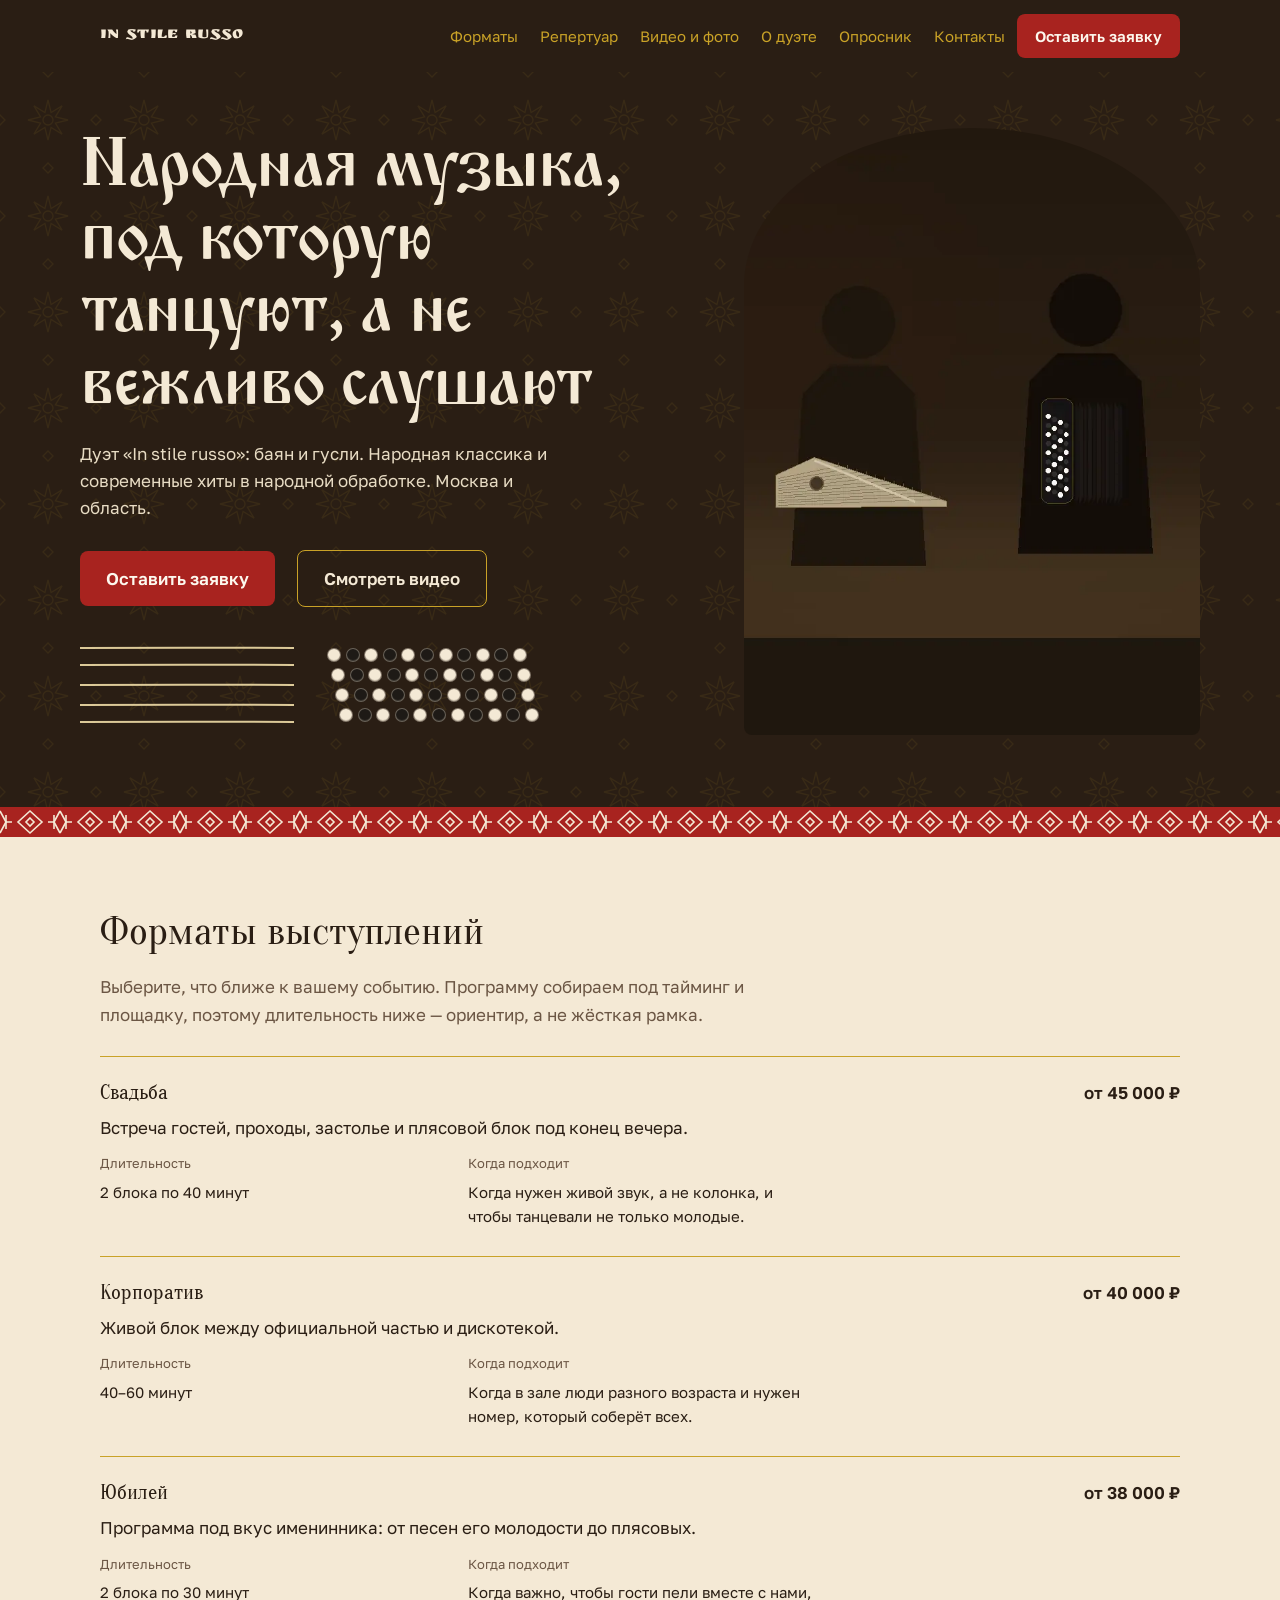
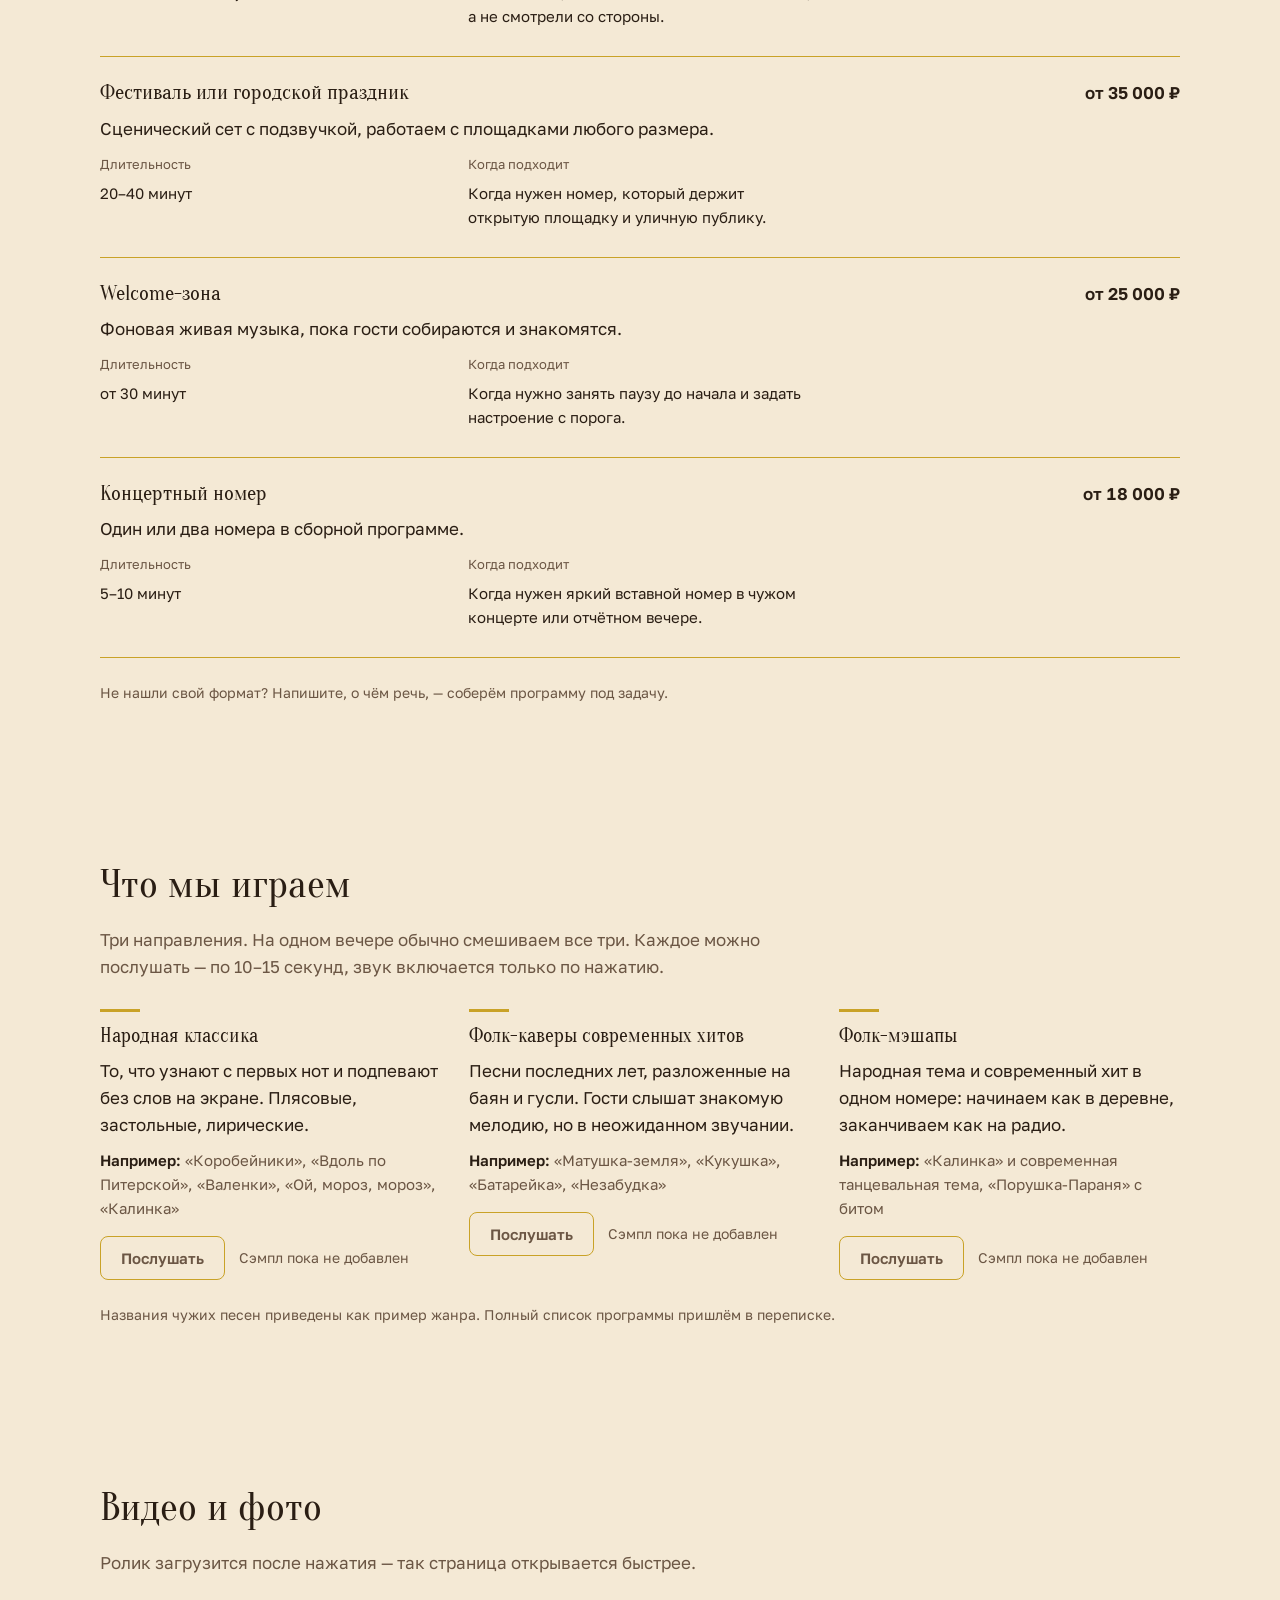
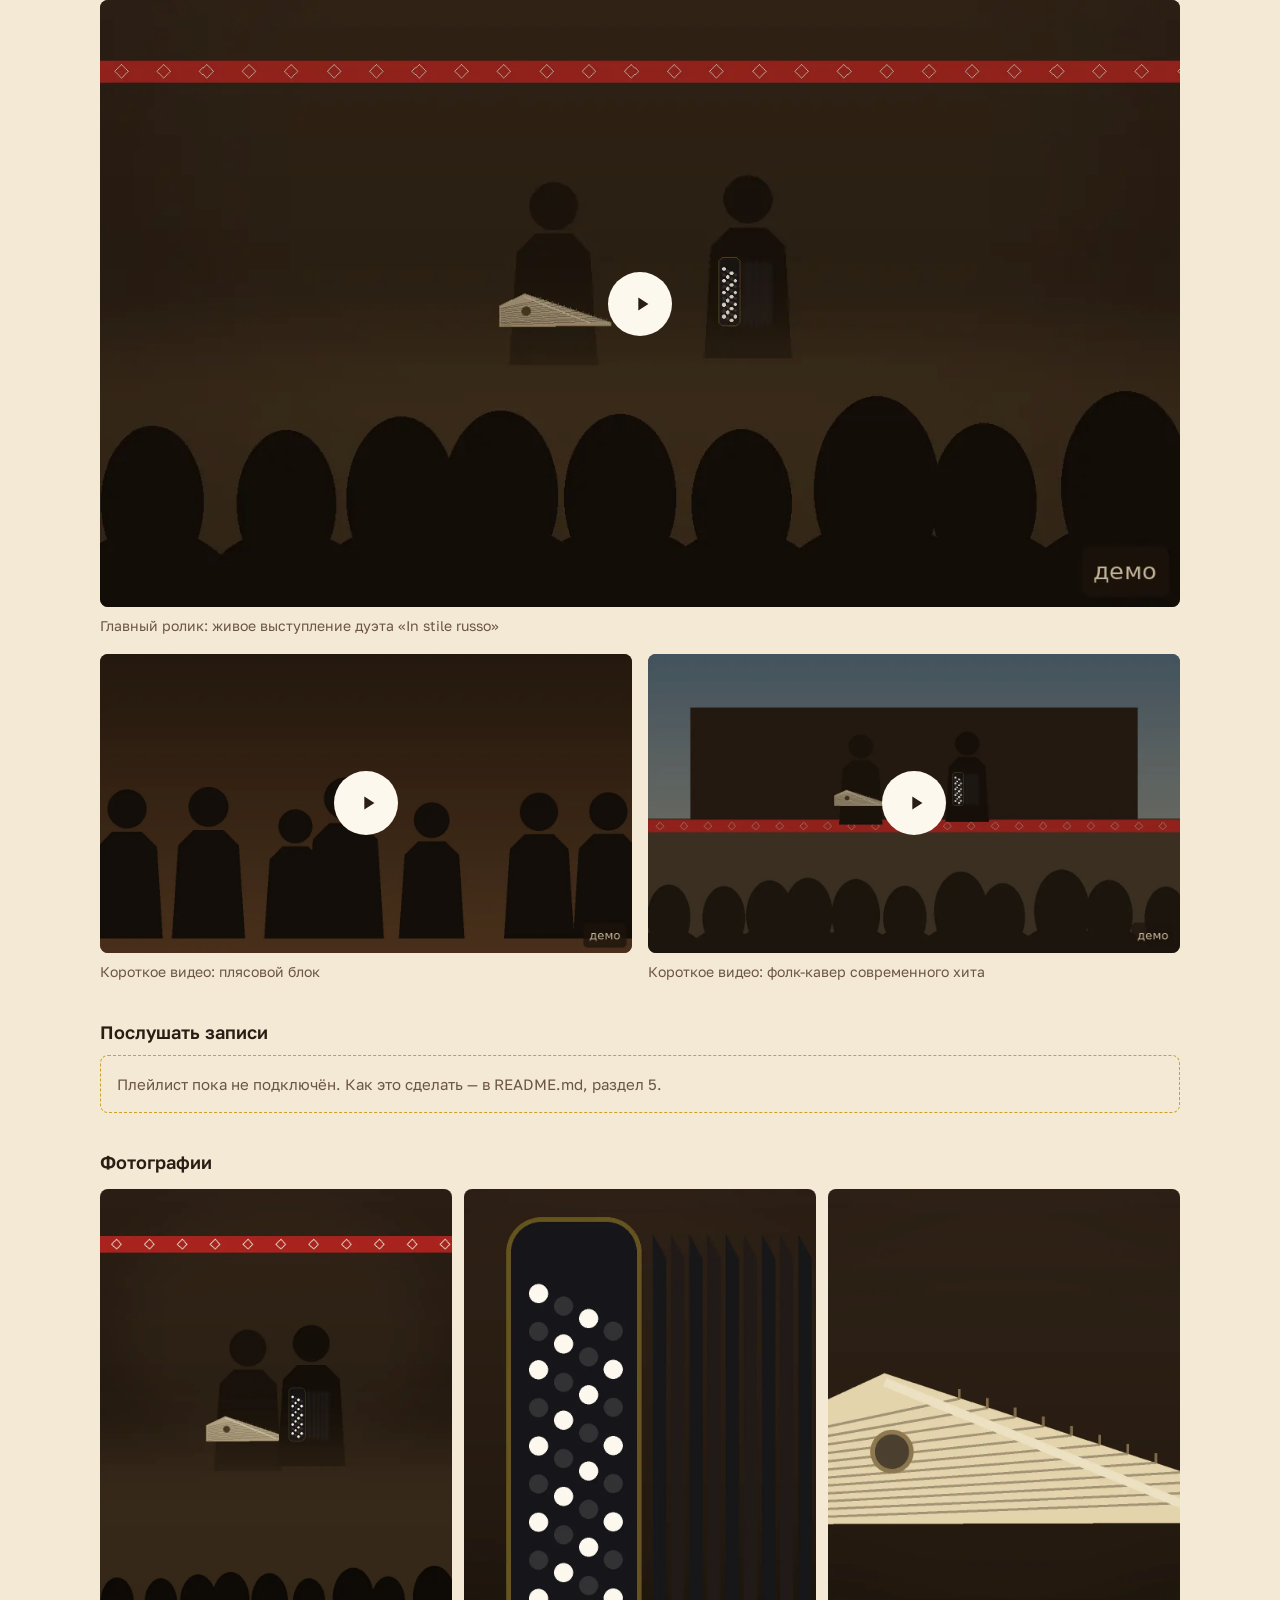
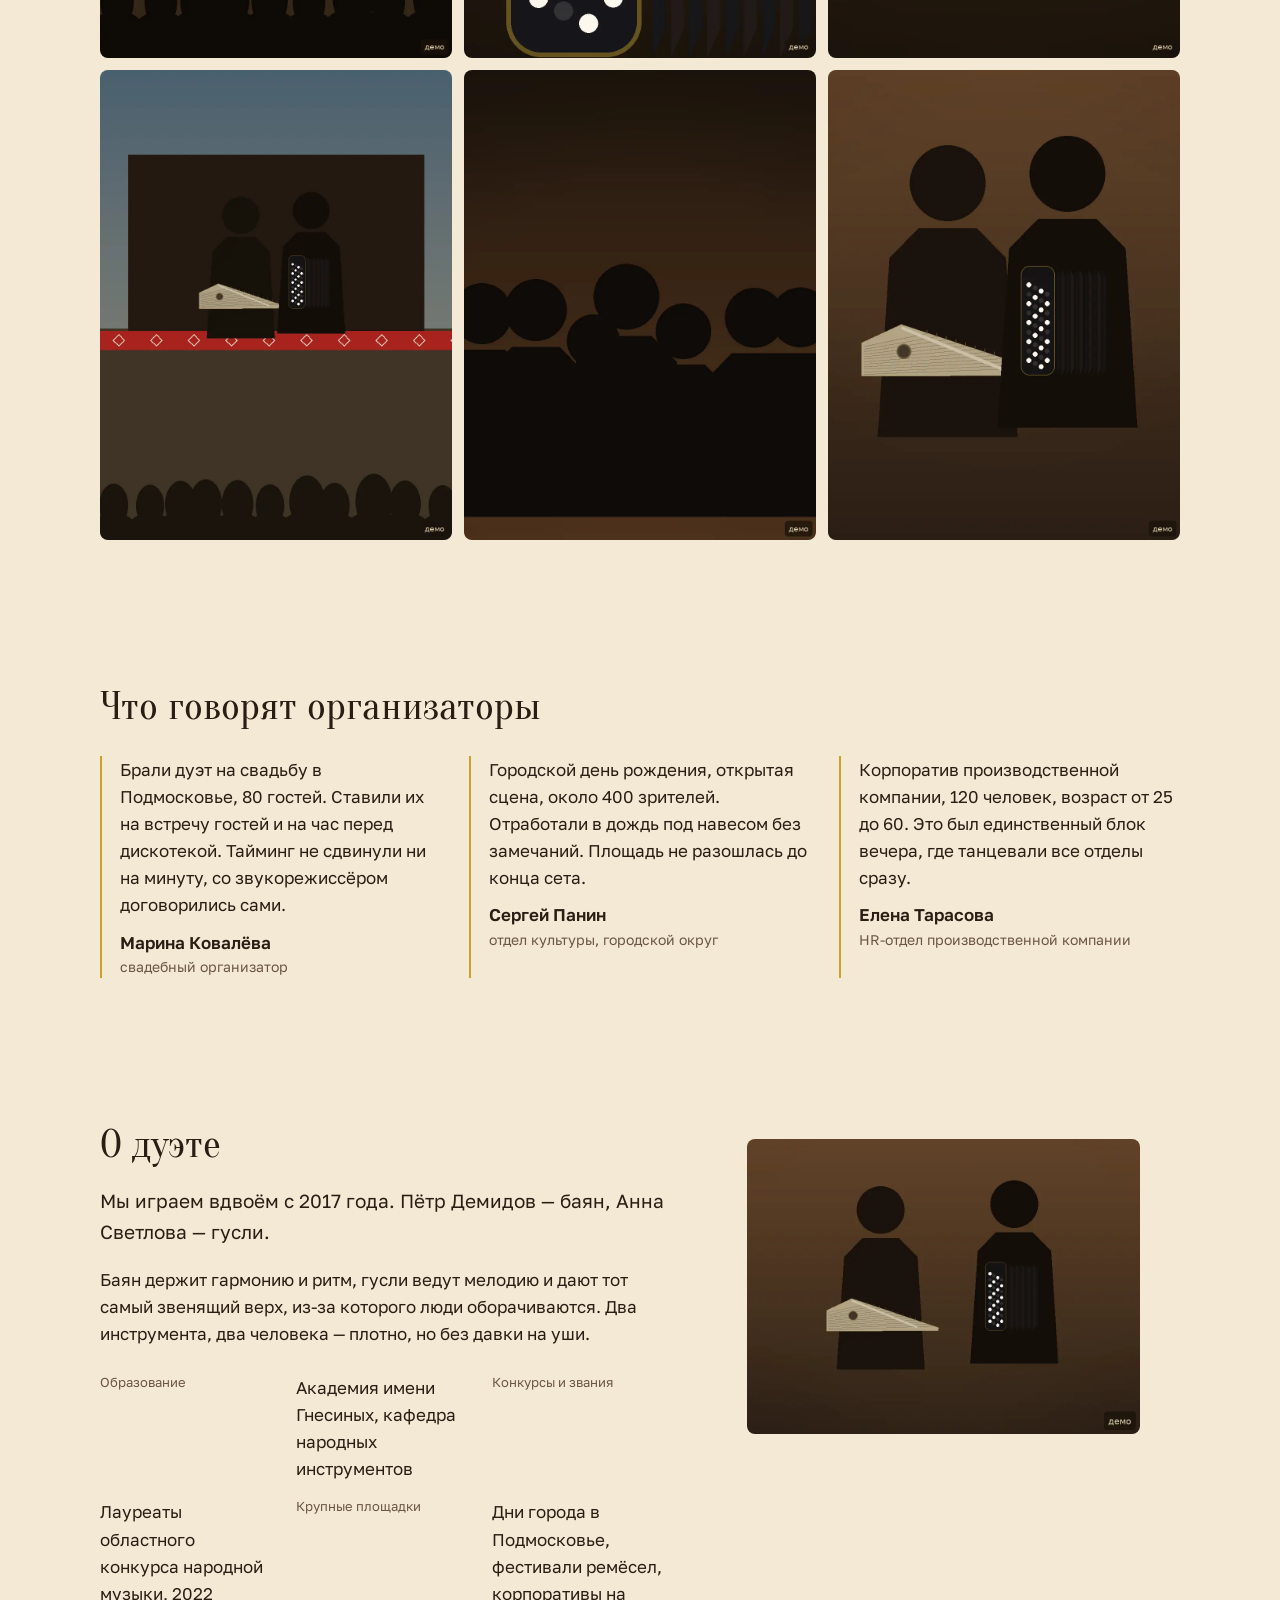
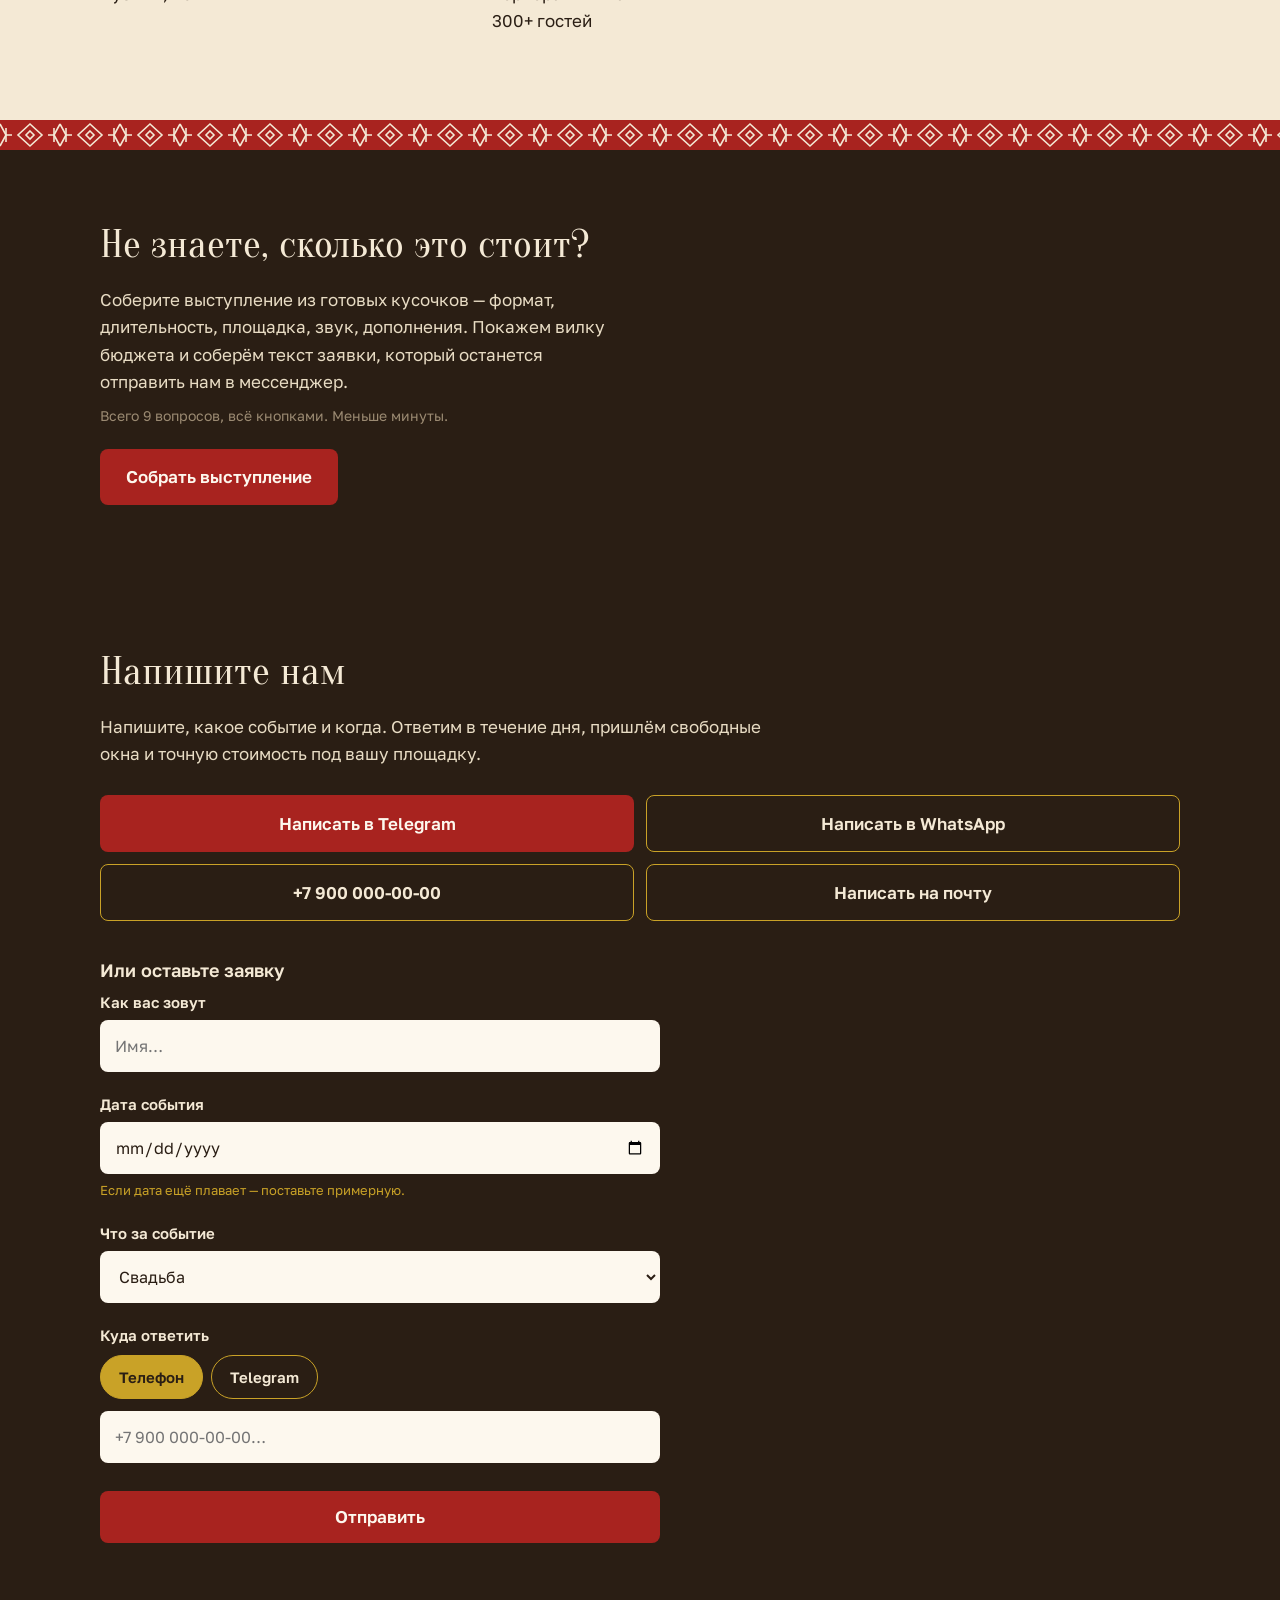
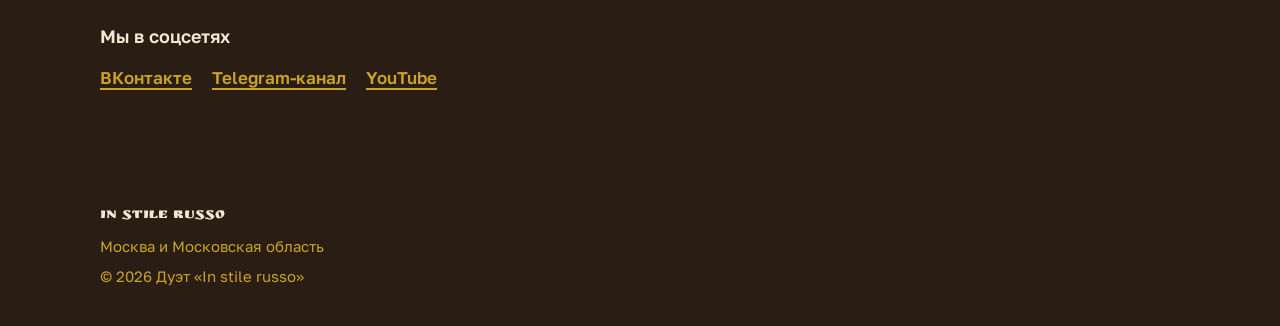
<file: docs/index.html>
<!doctype html>
<html lang="ru">
<head>
<meta charset="utf-8">
<!-- interactive-widget=resizes-content: когда открывается экранная
     клавиатура, страница ужимается под неё, а не остаётся во весь экран.
     Без этого поля ввода прячутся за клавиатурой. -->
<meta name="viewport" content="width=device-width, initial-scale=1, interactive-widget=resizes-content">
<meta name="theme-color" content="#191512">

<!-- ===========================================================================
     ТЕГИ ДЛЯ ПОИСКОВИКОВ И МЕССЕНДЖЕРОВ.
     Это единственное место вне content.js, где лежит текст.
     Причина: когда ссылку кидают в Telegram или WhatsApp, их роботы
     не запускают скрипты и читают только эти строки.
     Если правите тексты в content.js (раздел 10) — продублируйте их здесь.
     =========================================================================== -->
<title>Заказать музыкантов на праздник в Москве: дуэт баяна и гуслей — In stile russo</title>
<meta name="description" content="Дуэт народных инструментов «In stile russo»: баян и гусли на свадьбу, корпоратив, юбилей и городской праздник в Москве. Народная классика и современные хиты в народной обработке. Видео, форматы, стоимость.">

<meta property="og:type" content="website">
<meta property="og:site_name" content="In stile russo">
<meta property="og:title" content="Дуэт баяна и гуслей на праздник в Москве — In stile russo">
<meta property="og:description" content="Народная классика и современные хиты в народной обработке. Свадьбы, корпоративы, городские праздники.">
<meta property="og:image" content="img/og.webp">
<meta property="og:image:alt" content="Дуэт «In stile russo»: баян и гусли">
<meta property="og:locale" content="ru_RU">
<meta name="twitter:card" content="summary_large_image">

<meta name="robots" content="noindex, nofollow">
<link rel="canonical" href="https://nmoskalev10.github.io/praktika">

<link rel="icon" href="favicon/favicon.svg" type="image/svg+xml">
<link rel="icon" href="favicon/favicon-32.png" sizes="32x32" type="image/png">
<link rel="apple-touch-icon" href="favicon/apple-touch-icon.png">

<link rel="preconnect" href="https://fonts.googleapis.com">
<link rel="preconnect" href="https://fonts.gstatic.com" crossorigin>
<link rel="stylesheet" href="https://fonts.googleapis.com/css2?family=Golos+Text:wght@400;600&family=Monomakh&family=Oranienbaum&family=Ruslan+Display&display=swap">
<link rel="stylesheet" href="style.css">

<!-- Тексты и логика. defer: браузер сначала разбирает всю разметку,
     затем сразу выполняет оба файла — до первой отрисовки, поэтому
     страница не успевает мелькнуть пустой. -->
<script src="content.js" defer></script>
<script src="script.js" defer></script>

<!-- Страховка: без скриптов или при ошибке в них страница всё равно
     показывается, просто без подставленных текстов. -->
<noscript><style>body { visibility: visible !important; }</style></noscript>
<script>setTimeout(function () { document.documentElement.classList.add('ready'); }, 2000);</script>

<script type="application/ld+json">
{
  "@context": "https://schema.org",
  "@type": "MusicGroup",
  "name": "In stile russo",
  "alternateName": "Дуэт народных инструментов «In stile russo»",
  "genre": ["Русская народная музыка", "Фолк-кроссовер"],
  "description": "Дуэт баяна и гуслей: народная классика и современные хиты в народной обработке. Выступления на свадьбах, корпоративах, юбилеях и городских праздниках.",
  "url": "https://nmoskalev10.github.io/praktika",
  "image": "https://nmoskalev10.github.io/praktika/img/og.webp",
  "areaServed": { "@type": "City", "name": "Москва" },
  "location": { "@type": "Place", "address": { "@type": "PostalAddress", "addressLocality": "Москва", "addressCountry": "RU" } },
  "member": [
    { "@type": "Person", "name": "Пётр Демидов" },
    { "@type": "Person", "name": "Анна Светлова" }
  ],
  "telephone": "+79000000000",
  "email": "privet@example.com",
  "sameAs": ["https://example.com/instilerusso", "https://example.com/instilerusso_channel", "https://example.com/@instilerusso"]
}
</script>
</head>

<body>

<a class="skip-link" href="#main" data-text="ui.skipLink"></a>

<header class="header" id="header">
  <div class="header__inner">
    <a class="brand" href="#top" data-text="brand.name" translate="no"></a>
    <nav class="nav" aria-label="" data-attr-aria-label="ui.navLabel">
      <ul class="nav__list" id="nav-list"></ul>
    </nav>
    <a class="btn btn--compact header__cta" href="#contacts" data-text="cta"></a>
  </div>
</header>

<main id="main">

  <!-- ПЕРВЫЙ ЭКРАН -->
  <section class="hero" id="top">
    <div class="hero__pattern" aria-hidden="true"></div>
    <div class="hero__inner">
      <div class="hero__text">
        <h1 class="hero__title" data-text="hero.title"></h1>
        <p class="hero__subtitle" data-text="hero.subtitle"></p>
        <div class="hero__actions">
          <a class="btn btn--primary" href="#contacts" data-text="cta"></a>
          <a class="btn btn--outline hero__video-link" href="#media" data-text="hero.secondaryLink"></a>
        </div>
        <!-- Два инструмента дуэта. Слева струны гуслей: в покое дуга
             сплющена в прямую линию, при щипке распрямляется и затухает.
             Справа правая клавиатура баяна — круглые кнопки косыми рядами,
             они утапливаются при нажатии. Всё на transform. -->
        <div class="duet" aria-hidden="true">
          <div class="strings" id="strings"></div>
          <div class="keys" id="keys"></div>
        </div>
      </div>
      <figure class="hero__figure">
        <img class="hero__photo" id="hero-photo" alt="" decoding="async" fetchpriority="high">
      </figure>
    </div>
  </section>

  <div class="band band--right" aria-hidden="true"></div>

  <!-- ФОРМАТЫ -->
  <section class="section" id="formats">
    <div class="wrap">
      <h2 class="section__title" data-text="formats.title"></h2>
      <p class="section__intro" data-text="formats.intro"></p>
      <!-- tabindex нужен, чтобы ленту можно было листать с клавиатуры -->
      <ul class="formats" id="formats-list" tabindex="0" aria-label="" data-attr-aria-label="ui.formatsLabel"></ul>
      <p class="visually-hidden" data-text="ui.formatsScrollHint"></p>
      <div class="formats__dots" id="formats-dots"></div>
      <p class="section__note" data-text="formats.note"></p>
    </div>
  </section>

  <!-- РЕПЕРТУАР -->
  <section class="section section--paper reveal reveal--stagger" id="repertoire">
    <div class="wrap">
      <h2 class="section__title" data-text="repertoire.title"></h2>
      <p class="section__intro" data-text="repertoire.intro"></p>
      <div class="repertoire" id="repertoire-list"></div>
      <p class="section__note" data-text="repertoire.note"></p>
    </div>
  </section>

  <!-- ВИДЕО, АУДИО, ФОТО -->
  <section class="section reveal" id="media">
    <div class="wrap">
      <h2 class="section__title" data-text="media.title"></h2>
      <p class="section__intro" data-text="media.videoNote"></p>
      <div class="video video--main" id="video-main"></div>
      <div class="video-row" id="video-row"></div>

      <h3 class="subtitle" data-text="media.audio.title"></h3>
      <div class="audio" id="audio"></div>

      <h3 class="subtitle" data-text="media.photosTitle"></h3>
      <p class="visually-hidden" data-text="ui.photosScrollHint"></p>
      <ul class="photos" id="photos"></ul>
    </div>
  </section>

  <!-- ОТЗЫВЫ -->
  <section class="section section--paper reveal" id="reviews">
    <div class="wrap">
      <h2 class="section__title" data-text="reviews.title"></h2>
      <div class="reviews" id="reviews-list"></div>
    </div>
  </section>

  <!-- О ДУЭТЕ -->
  <section class="section" id="about">
    <div class="wrap about">
      <div class="about__text">
        <h2 class="section__title" data-text="about.title"></h2>
        <p class="about__lead" data-text="about.lead"></p>
        <p data-text="about.sound"></p>
        <dl class="credentials" id="credentials"></dl>
      </div>
      <figure class="about__figure">
        <img class="about__photo" id="about-photo" alt="" loading="lazy" decoding="async">
      </figure>
    </div>
  </section>

  <div class="band band--left" aria-hidden="true"></div>

  <!-- ВРЕЗКА ОПРОСНИКА.
       Сам опросник живёт на отдельной странице brief.html: семьдесят
       с лишним кнопок на главной превращались в стену, которую надо
       пролистывать до контактов. Здесь только приглашение. -->
  <section class="section section--ink" id="brief">
    <div class="wrap">
      <div class="teaser">
        <h2 class="section__title" data-text="brief.teaser.title"></h2>
        <p class="teaser__text" data-text="brief.teaser.text"></p>
        <p class="teaser__note" id="teaser-note"></p>
        <a class="btn btn--primary teaser__btn" href="brief.html" data-text="brief.teaser.button"></a>
      </div>
    </div>
  </section>

  <!-- КОНТАКТЫ -->
  <section class="section section--ink" id="contacts">
    <div class="wrap">
      <h2 class="section__title" data-text="contacts.title"></h2>
      <p class="section__intro" data-text="contacts.lead"></p>

      <div class="contacts__buttons" id="contact-buttons"></div>

      <div class="form-block">
        <h3 class="subtitle" data-text="contacts.form.title"></h3>
        <form class="form" id="lead-form" novalidate>
          <p class="form__row">
            <label class="form__label" for="f-name" data-text="contacts.form.fields.name.label"></label>
            <input class="form__input" id="f-name" name="name" type="text" autocomplete="name" required>
          </p>
          <p class="form__row">
            <label class="form__label" for="f-date" data-text="contacts.form.fields.date.label"></label>
            <input class="form__input" id="f-date" name="date" type="date" required>
            <span class="form__hint" data-text="contacts.form.fields.date.hint"></span>
          </p>
          <p class="form__row">
            <label class="form__label" for="f-type" data-text="contacts.form.fields.type.label"></label>
            <select class="form__input" id="f-type" name="event_type"></select>
          </p>
          <p class="form__row">
            <label class="form__label" id="f-contact-label" for="f-contact" data-text="contacts.form.fields.contact.label"></label>
            <!-- Переключатель заполняет скрипт. От выбора зависит, какая
                 клавиатура откроется: цифровая для номера, обычная для ника. -->
            <span class="modes" id="contact-modes" role="radiogroup" aria-labelledby="f-contact-label"></span>
            <input class="form__input" id="f-contact" name="contact" type="text" autocomplete="tel" inputmode="tel" spellcheck="false" required>
          </p>
          <button class="btn btn--primary form__submit" type="submit" id="form-submit" data-text="contacts.form.submit"></button>
          <p class="form__status" id="form-status" role="status" aria-live="polite"></p>
        </form>
      </div>

      <div class="social">
        <h3 class="subtitle" data-text="contacts.socialTitle"></h3>
        <ul class="social__list" id="social-list"></ul>
      </div>
    </div>
  </section>

</main>

<footer class="footer">
  <div class="wrap footer__inner">
    <p class="footer__brand" data-text="brand.name" translate="no"></p>
    <p data-text="footer.city"></p>
    <p class="footer__copy" id="footer-copy"></p>
  </div>
</footer>

<div class="sticky" id="sticky" hidden>
  <nav class="sticky__inner" aria-label="" data-attr-aria-label="ui.stickyLabel" id="sticky-inner"></nav>
</div>


<!-- ===========================================================================
     ЯНДЕКС.МЕТРИКА.
     Чтобы включить: впишите номер счётчика в content.js (раздел 11),
     затем снимите обрамление комментария вокруг блока ниже.
     Как именно — в README.md, раздел 7.
     =========================================================================== -->
<!--
<script>
   (function(m,e,t,r,i,k,a){m[i]=m[i]||function(){(m[i].a=m[i].a||[]).push(arguments)};
   m[i].l=1*new Date();
   for (var j = 0; j < document.scripts.length; j++) {if (document.scripts[j].src === r) { return; }}
   k=e.createElement(t),a=e.getElementsByTagName(t)[0],k.async=1,k.src=r,a.parentNode.insertBefore(k,a)})
   (window, document, "script", "https://mc.yandex.ru/metrika/tag.js", "ym");

   ym(CONTENT.metrika.counterId, "init", { clickmap:true, trackLinks:true, accurateTrackBounce:true });
</script>
<noscript><div><img src="https://mc.yandex.ru/watch/НОМЕР_СЧЁТЧИКА" style="position:absolute; left:-9999px;" alt=""></div></noscript>
-->

</body>
</html>
</file>
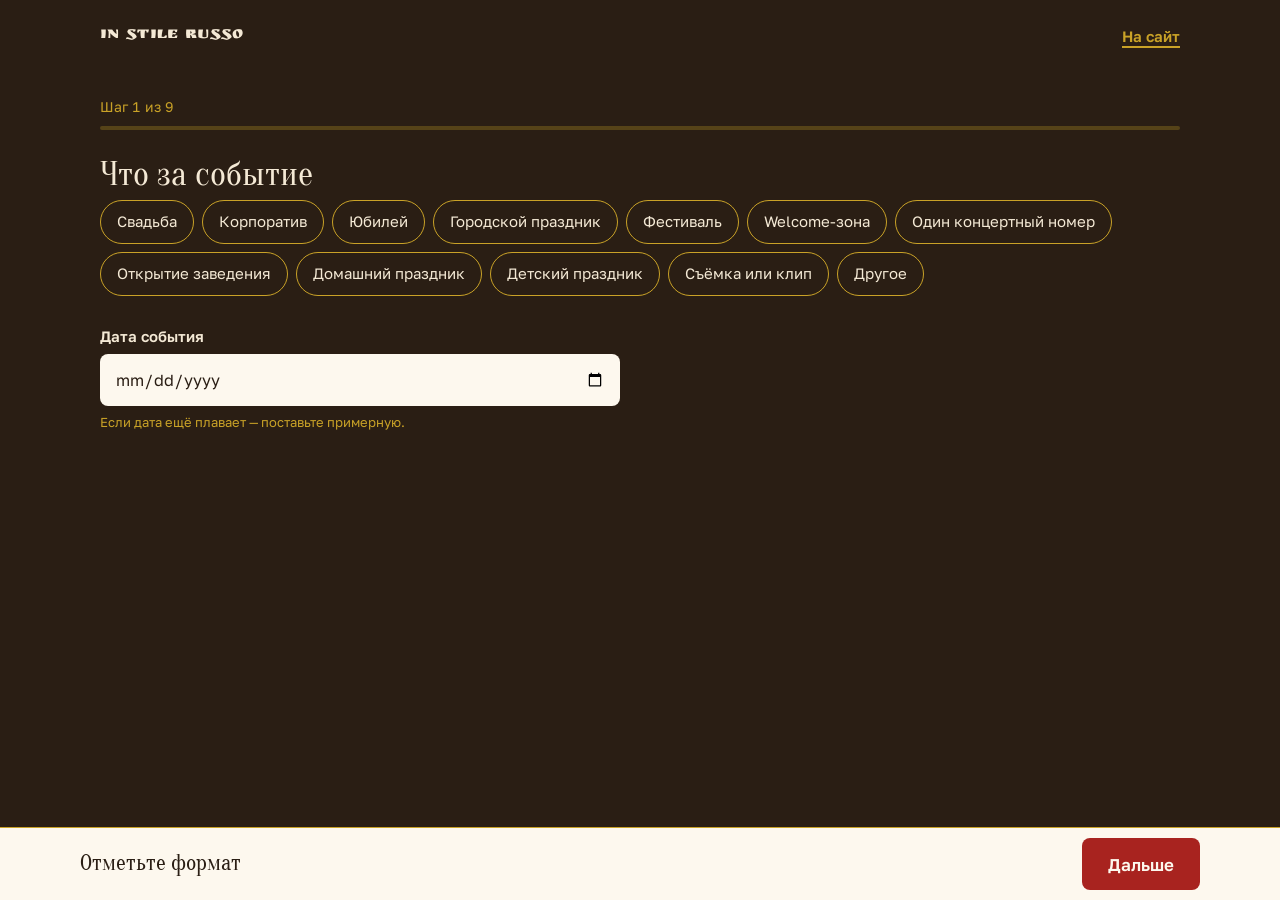
<file: brief.html>
<!doctype html>
<html lang="ru">
<head>
<meta charset="utf-8">
<meta name="viewport" content="width=device-width, initial-scale=1, interactive-widget=resizes-content">
<meta name="theme-color" content="#2a1e14">

<!-- Заголовок и описание дублируются здесь для поисковиков и мессенджеров:
     их роботы не запускают скрипты. Правите в content.js (раздел 7а) —
     продублируйте сюда. -->
<title>Собрать выступление и узнать бюджет — дуэт «In stile russo»</title>
<meta name="description" content="Отметьте формат, длительность, площадку и дополнения — покажем примерный бюджет выступления дуэта баяна и гуслей и соберём готовый текст заявки.">
<!-- Опросник не нужен в поиске: на него приходят с главной страницы -->
<meta name="robots" content="noindex, follow">

<link rel="icon" href="favicon/favicon.svg" type="image/svg+xml">
<link rel="icon" href="favicon/favicon-32.png" sizes="32x32" type="image/png">
<link rel="apple-touch-icon" href="favicon/apple-touch-icon.png">

<link rel="preconnect" href="https://fonts.googleapis.com">
<link rel="preconnect" href="https://fonts.gstatic.com" crossorigin>
<link rel="stylesheet" href="https://fonts.googleapis.com/css2?family=Golos+Text:wght@400;600&family=Monomakh&family=Oranienbaum&family=Ruslan+Display&display=swap">
<link rel="stylesheet" href="style.css">

<script src="content.js" defer></script>
<script src="brief.js" defer></script>

<!-- Страховка: без скриптов или при ошибке в них страница всё равно
     показывается, просто без подставленных текстов. -->
<noscript><style>body { visibility: visible !important; }</style></noscript>
<script>setTimeout(function () { document.documentElement.classList.add('ready'); }, 2000);</script>
</head>

<body class="page--brief">

<header class="header">
  <div class="header__inner">
    <a class="brand" href="index.html" data-text="brand.name" translate="no"></a>
    <a class="link-underline header__back" href="index.html" data-text="brief.backToSite"></a>
  </div>
</header>

<main class="briefPage" id="main">
  <div class="wrap">

    <!-- Полоска заполнения: она же показывает, сколько осталось -->
    <div class="progress">
      <p class="progress__count" id="progress-count" role="status" aria-live="polite"></p>
      <div class="progress__track">
        <div class="progress__bar" id="progress-bar"></div>
      </div>
    </div>

    <!-- Сообщение после отправки: живёт отдельно от вопроса,
         который скрипт перерисовывает на каждом шаге -->
    <p class="briefPage__notice" id="brief-status-line" role="status" aria-live="polite"></p>

    <!-- Сюда скрипт кладёт текущий вопрос или итог -->
    <div class="step" id="step" tabindex="-1"></div>

  </div>
</main>

<!-- Управление всегда под рукой: вилка пересчитывается на каждое нажатие -->
<div class="stepbar">
  <div class="stepbar__inner">
    <p class="stepbar__sum" id="running-sum"></p>
    <div class="stepbar__buttons">
      <button class="btn btn--outline btn--compact" type="button" id="step-back" data-text="brief.back" hidden></button>
      <button class="btn btn--primary" type="button" id="step-next"></button>
    </div>
  </div>
</div>

</body>
</html>
</file>
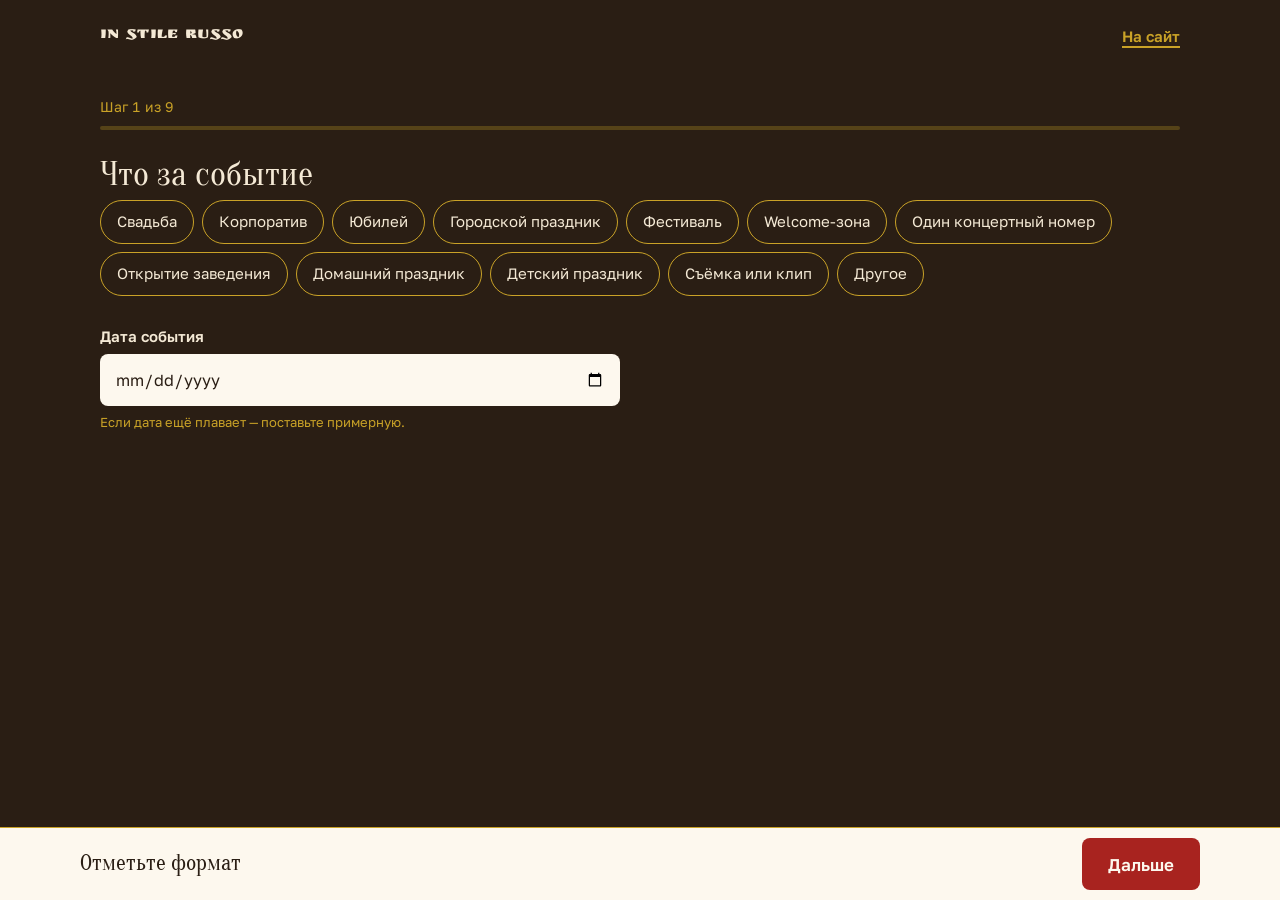
<file: docs/brief.html>
<!doctype html>
<html lang="ru">
<head>
<meta charset="utf-8">
<meta name="viewport" content="width=device-width, initial-scale=1, interactive-widget=resizes-content">
<meta name="theme-color" content="#2a1e14">

<!-- Заголовок и описание дублируются здесь для поисковиков и мессенджеров:
     их роботы не запускают скрипты. Правите в content.js (раздел 7а) —
     продублируйте сюда. -->
<title>Собрать выступление и узнать бюджет — дуэт «In stile russo»</title>
<meta name="description" content="Отметьте формат, длительность, площадку и дополнения — покажем примерный бюджет выступления дуэта баяна и гуслей и соберём готовый текст заявки.">
<!-- Опросник не нужен в поиске: на него приходят с главной страницы -->
<meta name="robots" content="noindex, nofollow">

<link rel="icon" href="favicon/favicon.svg" type="image/svg+xml">
<link rel="icon" href="favicon/favicon-32.png" sizes="32x32" type="image/png">
<link rel="apple-touch-icon" href="favicon/apple-touch-icon.png">

<link rel="preconnect" href="https://fonts.googleapis.com">
<link rel="preconnect" href="https://fonts.gstatic.com" crossorigin>
<link rel="stylesheet" href="https://fonts.googleapis.com/css2?family=Golos+Text:wght@400;600&family=Monomakh&family=Oranienbaum&family=Ruslan+Display&display=swap">
<link rel="stylesheet" href="style.css">

<script src="content.js" defer></script>
<script src="brief.js" defer></script>

<!-- Страховка: без скриптов или при ошибке в них страница всё равно
     показывается, просто без подставленных текстов. -->
<noscript><style>body { visibility: visible !important; }</style></noscript>
<script>setTimeout(function () { document.documentElement.classList.add('ready'); }, 2000);</script>
</head>

<body class="page--brief">

<header class="header">
  <div class="header__inner">
    <a class="brand" href="index.html" data-text="brand.name" translate="no"></a>
    <a class="link-underline header__back" href="index.html" data-text="brief.backToSite"></a>
  </div>
</header>

<main class="briefPage" id="main">
  <div class="wrap">

    <!-- Полоска заполнения: она же показывает, сколько осталось -->
    <div class="progress">
      <p class="progress__count" id="progress-count" role="status" aria-live="polite"></p>
      <div class="progress__track">
        <div class="progress__bar" id="progress-bar"></div>
      </div>
    </div>

    <!-- Сообщение после отправки: живёт отдельно от вопроса,
         который скрипт перерисовывает на каждом шаге -->
    <p class="briefPage__notice" id="brief-status-line" role="status" aria-live="polite"></p>

    <!-- Сюда скрипт кладёт текущий вопрос или итог -->
    <div class="step" id="step" tabindex="-1"></div>

  </div>
</main>

<!-- Управление всегда под рукой: вилка пересчитывается на каждое нажатие -->
<div class="stepbar">
  <div class="stepbar__inner">
    <p class="stepbar__sum" id="running-sum"></p>
    <div class="stepbar__buttons">
      <button class="btn btn--outline btn--compact" type="button" id="step-back" data-text="brief.back" hidden></button>
      <button class="btn btn--primary" type="button" id="step-next"></button>
    </div>
  </div>
</div>

</body>
</html>
</file>
<file: docs/style.css>
/* ============================================================================
   In stile russo — стили.
   Порядок: токены → сброс → типографика → кнопки → блоки сверху вниз →
   планшет/десктоп в самом конце.
   Верстка мобильная: базовые правила написаны под экран 360 px,
   медиазапросы только расширяют.
   ============================================================================ */

/* --- 1. Токены: цвета, шрифты, размеры ----------------------------------- */

/* Подменные шрифты на те доли секунды, пока грузятся заголовочные.
   Каждый берёт метрики системного Georgia и растягивается коэффициентом
   size-adjust так, чтобы строка занимала ту же ширину, что и настоящий
   шрифт. Без этого в момент подмены текст перескакивает и страница
   дёргается — поисковики считают это дефектом (CLS).
   Коэффициенты не выдуманы: замерены в браузере, ширина одной и той же
   строки в настоящем шрифте делится на ширину в Georgia. */
@font-face {
  font-family: 'Monomakh fallback';
  src: local('Georgia'), local('Times New Roman'), local('Liberation Serif'), local('Tinos');
  size-adjust: 102%;
  font-display: swap;
}
@font-face {
  font-family: 'Oranienbaum fallback';
  src: local('Georgia'), local('Times New Roman'), local('Liberation Serif'), local('Tinos');
  size-adjust: 98%;
  font-display: swap;
}
/* Ruslan Display — жирный плакатный шрифт, он в полтора раза шире
   Georgia, отсюда 160%. */
@font-face {
  font-family: 'Ruslan Display fallback';
  src: local('Georgia'), local('Times New Roman'), local('Liberation Serif'), local('Tinos');
  size-adjust: 160%;
  font-display: swap;
}

:root {
  /* Палитра снята с самих гуслей: медовая дека из клёна, тёмная резьба
     по краю, латунные струны. */
  --ink: #2a1e14;          /* тёмное дерево, цвет резьбы и прожига */
  --paper: #f4e9d5;        /* фон страницы — светлая медовая дека */
  --white: #fdf8ee;        /* плашки и поля, самый светлый тон деки */
  --accent: #a8231f;       /* русский красный с орнаментов: кнопки, ссылки, акцент */
  --accent-soft: #c9a227;  /* латунь струн: линии, узор, струны */
  --muted: #6b5644;        /* второстепенный текст */
  /* Абзацы на тёмном фоне: светлая дека, чуть приглушённая.
     Латунь оставлена мелким подписям — её мало, поэтому она и заметна. */
  --on-ink: #e8dcc4;

  --wrap: 1120px;
  --gap: 20px;
  /* Шаг панели инструментов: одна струна слева и один ряд кнопок справа
     занимают ровно столько. Отсюда струны и ряды идут на одной высоте. */
  --panel-step: 20px;             /* расстояние между соседними рядами */
  --panel-key: 14px;              /* размер кнопки, он же высота ряда */
  --panel-gap: 4px;               /* просвет между кнопками по горизонтали */
  --radius: 8px;

  /* Три заголовочных шрифта, у каждого своя работа.
     display — только главный заголовок первого экрана: уставное
     письмо, как в старых рукописях. Читается медленно, поэтому
     больше нигде не стоит.
     heading — все остальные заголовки: узкая антиква, влезает
     в 360 px и не спорит с первым экраном.
     brand — только название дуэта в шапке и подвале: плакатный
     шрифт, он и держит русский характер.
     Текст абзацев везде один — Golos Text. Декоративный шрифт
     в абзацах убивает читаемость на телефоне. */
  --font-display: 'Monomakh', 'Monomakh fallback', Georgia, 'Times New Roman', serif;
  --font-heading: 'Oranienbaum', 'Oranienbaum fallback', Georgia, 'Times New Roman', serif;
  --font-brand: 'Ruslan Display', 'Ruslan Display fallback', Georgia, 'Times New Roman', serif;
  --font-text: 'Golos Text', system-ui, -apple-system, 'Segoe UI', sans-serif;

  color-scheme: light;
}

/* Тексты подставляет скрипт, поэтому долю секунды разметка пуста.
   Прячем её на это время: иначе страница успевает нарисоваться пустой,
   а потом резко вырастает — поисковики считают это дефектом.
   Класс ready ставится скриптом; если скрипты выключены или сломались,
   страницу открывают запасные правила в index.html. */
html:not(.ready) body { visibility: hidden; }

/* --- 2. Сброс ------------------------------------------------------------- */

*, *::before, *::after { box-sizing: border-box; }

html { -webkit-text-size-adjust: 100%; scroll-behavior: smooth; }

body {
  margin: 0;
  background: var(--paper);
  color: var(--ink);
  font-family: var(--font-text);
  font-size: 16px;
  line-height: 1.6;
  overflow-x: hidden;             /* страховка от горизонтального скролла */
  touch-action: manipulation;      /* убирает задержку двойного тапа */
  /* Браузер на телефоне сам рисует серый прямоугольник по касанию —
     он не знает формы элемента и портит круглые точки и тонкие струны.
     Выключаем: у каждого элемента ниже есть собственный отклик на нажатие. */
  -webkit-tap-highlight-color: transparent;
}

img { max-width: 100%; height: auto; display: block; }

ul, ol { margin: 0; padding: 0; list-style: none; }

[hidden] { display: none !important; }

p { margin: 0 0 1em; }

h1, h2, h3 { margin: 0 0 .5em; font-family: var(--font-heading); font-weight: 400; line-height: 1.1; text-wrap: balance; }

:target { scroll-margin-top: 84px; }

/* --- 3. Доступность ------------------------------------------------------- */

/* Видимый фокус на всём, что можно нажать с клавиатуры */
:focus-visible {
  outline: 3px solid var(--accent);
  outline-offset: 2px;
  border-radius: 3px;
}
/* На тёмных экранах красная обводка не видна — делаем светлую */
.hero :focus-visible,
.section--ink :focus-visible,
.footer :focus-visible { outline-color: var(--white); }

.visually-hidden {
  position: absolute; width: 1px; height: 1px;
  margin: -1px; padding: 0; border: 0;
  clip-path: inset(50%); overflow: hidden; white-space: nowrap;
}

.skip-link {
  position: absolute; left: 8px; top: -60px; z-index: 100;
  padding: 12px 16px; border-radius: var(--radius);
  background: var(--white); color: var(--accent);
  font-weight: 600; text-decoration: none;
  transition: top 150ms ease;
}
.skip-link:focus-visible { top: 8px; }

/* --- 4. Сетка ------------------------------------------------------------- */

.wrap {
  width: 100%;
  max-width: var(--wrap);
  margin: 0 auto;
  padding-inline: var(--gap);
}

.section { padding-block: 48px; }
/* Раньше разделы чередовали два бежевых с контрастом 1.14 к 1 — глаз разницы
   почти не видел, и граница выглядела ошибкой. Теперь светлая часть одного
   цвета, разделы отбиваются воздухом и заголовками. */
.section--paper { background: var(--paper); }
.section--ink { background: var(--ink); color: var(--paper); }

.section__title { font-size: clamp(26px, 7vw, 40px); }
.section__intro { max-width: 62ch; color: var(--muted); }
.section--ink .section__intro { color: var(--on-ink); }
.section__note { margin-top: 24px; font-size: 14px; color: var(--muted); }
.section--ink .section__note { color: var(--accent-soft); }

.subtitle {
  margin-top: 40px;
  font-family: var(--font-text);
  font-size: 18px;
  font-weight: 600;
}

/* --- 4a. Орнаментальная лента ---------------------------------------------
   Ромбы с отростками — мотив с русской набойки и вышивки. Лента режет
   страницу на части и объявляет смену раздела. Рисуется одним фоном,
   никаких картинок грузить не нужно. */
.band {
  height: 30px;
  background-color: var(--accent);
  position: relative;
  overflow: hidden;                 /* уезжающий узор не вылезает за края */
}

/* Сам узор лежит в псевдоэлементе и медленно едет вбок.
   Псевдоэлемент шире полосы ровно на одну плитку — 60 px. Сдвинувшись
   на эту плитку, картинка совпадает сама с собой, поэтому шва не видно
   и движение выглядит бесконечным. Скорость 60 px за 5 с: узор идёт
   медленнее, чем читается текст, и не отвлекает.
   Двигается transform — браузер не пересчитывает вёрстку, а только
   сдвигает готовый слой. */
.band::before {
  content: '';
  position: absolute;
  top: 0;
  bottom: 0;
  left: 0;
  width: calc(100% + 60px);
  background-image: url("data:image/svg+xml,%3Csvg xmlns='http://www.w3.org/2000/svg' width='60' height='30' viewBox='0 0 60 30'%3E%3Cg fill='none' stroke='%23f4e9d5' stroke-width='1.6'%3E%3Cpath d='M30 4L42 15L30 26L18 15Z'/%3E%3Cpath d='M30 11L34 15L30 19L26 15Z'/%3E%3Cpath d='M0 4L6 15L0 26M60 4L54 15L60 26'/%3E%3Cpath d='M12 15h-6M54 15h-6'/%3E%3Cpath d='M6 8v14M54 8v14'/%3E%3C/g%3E%3C/svg%3E");
  background-size: 60px 30px;
  background-repeat: repeat-x;
}

/* Верхняя лента идёт вправо, нижняя — влево: две встречные полосы
   читаются как движение, а не как съехавшая вёрстка.
   Класс animate ставит скрипт, поэтому при выключенных скриптах
   ленты просто стоят на месте. */
.animate .band--right::before { animation: band-right 5s linear infinite; }
.animate .band--left::before { animation: band-left 5s linear infinite; }

@keyframes band-right {
  from { transform: translateX(-60px); }
  to   { transform: translateX(0); }
}
@keyframes band-left {
  from { transform: translateX(0); }
  to   { transform: translateX(-60px); }
}

/* --- 5. Кнопки и ссылки --------------------------------------------------- */

.btn {
  display: inline-flex;
  align-items: center;
  justify-content: center;
  min-height: 52px;              /* палец попадает без промаха */
  padding: 14px 26px;
  border: 0;
  border-radius: var(--radius);
  background: var(--accent);
  color: var(--white);
  font-family: var(--font-text);
  font-size: 17px;
  font-weight: 600;
  text-decoration: none;
  cursor: pointer;
  transition: background-color 160ms ease, color 160ms ease, transform 160ms ease;
}
/* Наведение чуть приподнимает кнопку, нажатие — вжимает,
   как настоящую клавишу. Двигается только transform. */
.btn:hover { background: #8d1c19; transform: translateY(-2px); }
/* Вжатие заметное: на телефоне наведения нет, а палец закрывает
   половину кнопки — слабый отклик там просто не виден. */
.btn:active { background: #6b1410; transform: translateY(0) scale(.94); }

/* Главная кнопка красная везде, в том числе на тёмном фоне: красный на сайте
   значит одно — «оставить заявку». Раньше на тёмных экранах она выворачивалась
   в светлую, и одно и то же действие на одном экране было двух цветов. */

.btn--compact { min-height: 44px; padding: 10px 18px; font-size: 15px; }

.btn--outline {
  background: transparent;
  border: 1.5px solid var(--accent-soft);
  color: var(--paper);
}
/* Второстепенная кнопка. Одна на весь сайт: «Смотреть видео», мессенджеры,
   «Послушать» — всё она. На светлом фоне текст тёмный, на тёмном светлый. */
.btn--outline:hover { background: rgba(201, 162, 39, .18); }
.btn--outline:active { background: var(--accent-soft); color: var(--ink); border-color: var(--accent-soft); }
.section:not(.section--ink) .btn--outline { color: var(--ink); }

/* Подчёркивание не мигает, а выезжает сбоку: полоска растягивается
   от левого края через transform, поэтому вёрстка не пересчитывается. */
.link-underline {
  position: relative;
  display: inline-flex;
  align-items: center;
  min-height: 44px;
  color: inherit;
  font-weight: 600;
  text-decoration: none;
}
.link-underline::after {
  content: '';
  position: absolute;
  left: 0; right: 0; bottom: 10px;
  height: 2px;
  background: currentColor;
  transform: scaleX(1);
  transform-origin: left center;
  transition: transform 220ms cubic-bezier(.2, .7, .2, 1);
}
.link-underline:hover::after { animation: underline-sweep 380ms cubic-bezier(.2, .7, .2, 1); }
.link-underline:active { opacity: .65; }

@keyframes underline-sweep {
  0%   { transform: scaleX(0); transform-origin: left center; }
  100% { transform: scaleX(1); transform-origin: left center; }
}

/* --- 6. Шапка ------------------------------------------------------------- */

.header {
  position: sticky; top: 0; z-index: 40;
  background: var(--ink);
  color: var(--paper);
}
.header__inner {
  display: flex;
  align-items: center;
  gap: 12px;
  max-width: var(--wrap);
  margin: 0 auto;
  padding: 10px var(--gap);
}
.brand {
  display: inline-flex;
  align-items: center;
  min-height: 44px;                /* палец должен попадать по ссылке */
  font-family: var(--font-brand);
  font-weight: 400;
  font-size: 17px;
  /* Плакатный шрифт и так плотный: сжимать его нельзя, буквы слипнутся.
     Наоборот, чуть разводим — так читается название. */
  letter-spacing: .02em;
  color: var(--paper);
  text-decoration: none;
  margin-right: auto;
}
.nav { display: none; }               /* на телефоне меню прячем, есть липкая кнопка */
.nav__list { display: flex; gap: 22px; }
.nav__list a {
  display: inline-flex;
  align-items: center;
  min-height: 44px;
  color: var(--accent-soft);
  font-size: 15px;
  text-decoration: none;
}
.nav__list a:hover { color: var(--white); text-decoration: underline; text-underline-offset: 4px; }
.nav__list a:active { color: var(--white); opacity: .7; }

/* --- 7. Первый экран ------------------------------------------------------ */

.hero {
  position: relative;
  overflow: hidden;
  background: var(--ink);
  color: var(--paper);
  padding-block: 40px 48px;
  padding-inline: var(--gap);
}

/* Восьмиконечная розетка — та, что прожигают на деке гуслей.
   Статичный фон первого экрана, цвет латуни при низкой яркости. */
.hero__pattern {
  position: absolute;
  inset: 0;
  opacity: .09;
  /* Плитка 96×96: розетка ровно в центре, четыре ромба ровно на серединах
     сторон. Каждый краевой ромб нарисован половиной здесь и половиной
     в соседней плитке, поэтому шва не видно, а узор выглядит одинаково
     и слева направо, и сверху вниз. */
  background-image: url("data:image/svg+xml,%3Csvg xmlns='http://www.w3.org/2000/svg' width='96' height='96' viewBox='0 0 96 96'%3E%3Cg fill='none' stroke='%23c9a227' stroke-width='1.3'%3E%3Cpath d='M48 28L51.1 40.6L62.1 33.9L55.4 44.9L68 48L55.4 51.1L62.1 62.1L51.1 55.4L48 68L44.9 55.4L33.9 62.1L40.6 51.1L28 48L40.6 44.9L33.9 33.9L44.9 40.6Z'/%3E%3Cpath d='M48 -5l5 5-5 5-5 -5z'/%3E%3Cpath d='M48 91l5 5-5 5-5 -5z'/%3E%3Cpath d='M0 43l5 5-5 5-5 -5z'/%3E%3Cpath d='M96 43l5 5-5 5-5 -5z'/%3E%3Ccircle cx='48' cy='48' r='5'/%3E%3C/g%3E%3C/svg%3E");
  background-size: 96px 96px;
}

/* --- 7a. Струны гуслей — главный приём -----------------------------------
   Каждая струна нарисована дугой, но в покое сплющена по вертикали
   почти до прямой линии. Щипок распрямляет дугу и гасит её
   колебания. Двигается только transform, вёрстка не пересчитывается.
   Толщина линии не тянется за масштабом благодаря non-scaling-stroke. */

/* Панель двух инструментов. На телефоне половины идут друг под другом:
   если поделить 360 px пополам, струны превращаются в обрубки.
   На широком экране встают рядом — так читается, что это дуэт. */
.duet {
  /* Слева струны, справа кнопки — два инструмента дуэта рядом.
     Половины ровно равные: 1fr и 1fr. Раньше правая колонка была
     шириной по содержимому, и панель выглядела перекошенной. */
  display: grid;
  /* minmax(0, ...), а не просто 1fr: обычный 1fr не даёт колонке стать
     уже своего содержимого, и ряд кнопок раздвигал половину клавиатуры
     за счёт половины со струнами. Сколько кнопок влезает, считает скрипт. */
  grid-template-columns: minmax(0, 1fr) minmax(0, 1fr);
  gap: 16px;
  align-items: center;
  margin-top: 26px;
  max-width: 460px;
}

.strings {
  /* Место под струны занято заранее: скрипт добавляет их после
     загрузки, и без этой высоты страница дёрнулась бы вниз. */
  position: relative;
  height: calc(5 * var(--panel-step));
}

/* Каждая струна стоит на своей высоте: её задаёт скрипт в --y.
   Крайние ложатся на кромку крайних рядов кнопок, средние — в просветы
   между рядами. Полоса нажатия шире самой линии: по линии в два пикселя
   пальцем не попасть. */
.string {
  position: absolute;
  left: 0;
  right: 0;
  top: calc(var(--y) - var(--panel-step) / 2);
  display: flex;
  align-items: center;
  height: var(--panel-step);       /* зона попадания курсора и пальца */
  cursor: pointer;
}
.string svg {
  width: 100%;
  height: var(--panel-step);
  display: block;
  overflow: visible;
}
/* Щипок: струна дрожит по вертикали и вспыхивает, затем гаснет.
   Пробовал два других пути и оба отпали: растягивание снаружи SVG
   утолщало линию вместе с формой (струна раздувалась в белую полосу),
   а анимация самой кривой в Chromium к отрисовке не применяется.
   Сдвиг работает везде и вёрстку не трогает. */
.string path {
  fill: none;
  /* Светлая латунь: тёмный акцент на тёмном дереве не читался вовсе */
  stroke: #e6d3a0;
  stroke-width: 2;
  vector-effect: non-scaling-stroke;
  opacity: .95;
  transition: opacity 170ms ease, stroke 170ms ease;
}
.string:hover path { opacity: 1; stroke: var(--white); }

/* Толстые струны гудят дольше тонких — длительность задаёт скрипт. */
.string.is-plucked svg {
  animation: pluck var(--ring, 900ms) cubic-bezier(.25, .6, .3, 1) both;
}
.string.is-plucked path { animation: pluck-glow var(--ring, 900ms) ease-out both; }

/* Размах щипка укладывается в шаг между струнами — 20 px,
   поэтому соседнюю он не задевает. */
@keyframes pluck {
  0%   { transform: translateY(-5px); }
  18%  { transform: translateY(4px); }
  36%  { transform: translateY(-2.6px); }
  54%  { transform: translateY(1.6px); }
  72%  { transform: translateY(-.9px); }
  86%  { transform: translateY(.4px); }
  100% { transform: translateY(0); }
}
@keyframes pluck-glow {
  0%   { stroke: #fffaf0; opacity: 1; }
  100% { stroke: #e6d3a0; opacity: .95; }
}

/* --- 7b. Кнопки баяна ----------------------------------------------------
   У баяна на правой стороне не клавиши, а круглые кнопки: пять рядов,
   каждый следующий сдвинут — поэтому ряды читаются по диагонали.
   Кнопка отзывается иначе, чем струна: не колеблется, а утапливается. */

.keys {
  display: grid;
  /* Просвет по вертикали добирает шаг до нужного: step минус размер
     кнопки. По горизонтали просвет свой, там кнопки стоят теснее. */
  row-gap: calc(var(--panel-step) - var(--panel-key));
  column-gap: var(--panel-gap);
  align-content: center;
  width: 100%;                    /* клавиатура занимает свою половину целиком */
  height: calc(5 * var(--panel-step));
  /* Крайние ряды сдвинуты в стороны на 6 px; берём 7 — на пиксель
     больше, чтобы обводка крайней кнопки не цеплялась за край. */
  padding-inline: 7px;
}

/* Ряд — сетка из равных колонок, поэтому кнопки растягиваются
   на всю ширину половины, сколько бы их ни было.
   Сдвиг ряда задаёт скрипт через transform: средний ряд стоит на месте,
   верхний и нижний уходят в разные стороны на одинаковую величину.
   Так остаётся и косина настоящей клавиатуры, и симметрия блока. */
/* Высота ряда задана явно, а не выведена из размера кнопки: кнопка
   тянется по ширине колонки и на узком экране выходит чуть меньше.
   Без этого шаг рядов уплывал и переставал совпадать со струнами. */
/* Ряд — сетка из равных колонок. Сдвиг ряда задаёт скрипт через
   transform: верхние ряды уходят влево, нижние вправо на одинаковую
   величину, поэтому косина есть, а блок остаётся симметричным. */
.keys__row {
  display: grid;
  grid-template-columns: repeat(var(--per, 8), 1fr);
  align-items: center;
  column-gap: var(--panel-gap);
  height: var(--panel-key);
}

/* Размер кнопки задан в пикселях, а не долей от ширины колонки:
   иначе он менялся бы с шириной экрана, а вместе с ним уплывал бы шаг
   рядов — и крайние струны переставали бы ложиться на кромку. */
.keys__btn {
  width: var(--panel-key);
  height: var(--panel-key);
  justify-self: center;
  padding: 0;
  /* Кнопки баяна перламутровые: светлые и плотные. */
  border: 1px solid rgba(42, 30, 20, .55);
  border-radius: 50%;
  background: var(--paper);
  box-shadow: inset 0 -1px 0 rgba(42, 30, 20, .18);
  cursor: pointer;
  transition: background-color 160ms ease, transform 160ms ease, border-color 160ms ease;
}
/* На баяне светлые и тёмные кнопки идут столбцами вдоль грифа —
   по этим полосам и находят нужный ряд, не глядя на клавиатуру. */
.keys__btn--dark {
  background: #1e1a16;
  border-color: rgba(244, 233, 213, .35);
  box-shadow: inset 0 -1px 0 rgba(244, 233, 213, .12);
}

.keys__btn:hover {
  background: var(--accent-soft);
  border-color: var(--accent-soft);
}
/* Нажатая кнопка уходит вглубь корпуса */
.keys__btn:active,
.keys__btn.is-pressed {
  background: var(--accent-soft);
  border-color: var(--accent-soft);
  transform: scale(.78);
}

.hero__inner { position: relative; max-width: var(--wrap); margin: 0 auto; }

.hero__title {
  font-family: var(--font-display);
  font-weight: 400;
  font-size: clamp(32px, 9vw, 70px);
  line-height: 1.04;
  letter-spacing: -.02em;
  margin-bottom: 20px;
}
/* Заголовок выезжает построчно из-под невидимой шторки.
   Строки размечает скрипт — по тому, где браузер сам перенёс текст.
   Пока скрипт не отработал, строки видны: если что-то пойдёт не так,
   заголовок останется на месте, а не пропадёт. */
.hero__title .line {
  display: block;
  overflow: hidden;
  /* запас под нижние выносы букв, чтобы шторка их не срезала */
  padding-bottom: .08em;
  margin-bottom: -.08em;
}
.hero__title .line__in { display: block; }

.animate .hero__title .line__in {
  transition: transform 420ms cubic-bezier(.2, .7, .2, 1);
}
.animate .hero__title:not(.is-in) .line__in { transform: translateY(105%); }

.hero__subtitle {
  max-width: 46ch;
  font-size: 17px;
  color: var(--on-ink);
  margin-bottom: 28px;
}
.hero__actions { display: flex; flex-wrap: wrap; align-items: center; gap: 16px 22px; }
.hero__actions .btn { flex: 1 1 auto; min-width: 160px; }

.hero__figure { margin: 36px 0 0; }
/* Маска-арка: та же форма, что у наличника. Второй этнический элемент. */
.hero__photo {
  width: 100%;
  border-radius: 50% 50% var(--radius) var(--radius) / 26% 26% var(--radius) var(--radius);
  object-fit: cover;
  aspect-ratio: 4 / 3;
}

/* --- 8. Форматы ----------------------------------------------------------- */

/* На телефоне форматы — лента, которую листают вбок: шесть пунктов
   подряд вниз читать утомительно. Соседняя карточка нарочно выглядывает
   из-за края, чтобы было видно, что список продолжается.
   С планшета и шире возвращается обычный список. */
.formats {
  /* Сколько соседней карточки видно по краям. Одно число задаёт
     и ширину карточки, и отступы ленты — поэтому выступ слева
     и справа всегда одинаковый. */
  --peek: 18px;

  display: flex;
  gap: 12px;
  margin-top: 28px;
  overflow-x: auto;
  scroll-snap-type: x mandatory;
  overscroll-behavior-x: contain;
  /* Системную полосу прокрутки прячем: под лентой и так стоят точки,
     они показывают и сколько всего карточек, и какая открыта.
     Прокрутке пальцем это не мешает. */
  scrollbar-width: none;
  /* лента начинается от самого края экрана */
  margin-inline: calc(var(--gap) * -1);
  /* Отступ по краям равен выступу плюс промежуток между карточками.
     Ровно столько нужно, чтобы первая и последняя карточка встали
     по центру экрана, как и все остальные. */
  padding-inline: calc(var(--peek) + 12px);
}

.formats::-webkit-scrollbar,
.photos::-webkit-scrollbar { width: 0; height: 0; }

.format {
  /* 100% считается от внутренней ширины ленты, а она уже уменьшена
     отступами выше. Из-за края выглядывает только корешок соседней
     карточки — рамка и полоска фона, без текста: обрезанные слова
     читаются как поломка. */
  flex: 0 0 100%;
  /* Карточка встаёт по центру экрана, а не прижимается к левому краю:
     иначе слева выступ 0, а справа 18 px — и лента выглядит съехавшей. */
  scroll-snap-align: center;
  /* Останавливаемся на каждой карточке. По умолчанию быстрый смах
     пролетает точки остановки насквозь и лента улетает сразу до конца:
     замерено — один резкий смах уносил на пять карточек. С always
     браузер обязан затормозить на ближайшей. */
  scroll-snap-stop: always;
  padding: 20px;
  border: 1px solid var(--accent-soft);
  border-radius: var(--radius);
  background: var(--white);
}

/* Точки под лентой: показывают, сколько всего форматов и какой открыт.
   По ним же можно переключаться нажатием. */
.formats__dots {
  display: flex;
  justify-content: center;
  margin-top: 8px;
}
.formats__dot {
  /* точка маленькая, но нажимаемая область — полноценные 44 px */
  width: 44px;
  height: 44px;
  padding: 0;
  border: 0;
  background: none;
  cursor: pointer;
  display: grid;
  place-items: center;
}
.formats__dot::before {
  content: '';
  width: 7px;
  height: 7px;
  border-radius: 50%;
  background: var(--accent-soft);
  transition: background-color 170ms ease, transform 170ms ease;
}
.formats__dot[aria-current="true"]::before {
  background: var(--ink);
  transform: scale(1.35);
}
/* Отклик на само нажатие: точка на миг становится крупнее и темнее */
.formats__dot:active::before {
  background: var(--ink);
  transform: scale(1.6);
}

.format__head {
  display: flex;
  flex-wrap: wrap;
  align-items: baseline;
  gap: 4px 16px;
}
.format__name {
  margin: 0;
  font-family: var(--font-heading);
  font-size: 21px;
  font-weight: 400;
  flex: 1 1 auto;
  min-width: 0;
}
.format__price {
  font-weight: 600;
  color: var(--ink);
  font-variant-numeric: tabular-nums;
  white-space: nowrap;
}
.format__what { margin: 8px 0 12px; }

.format__meta { display: grid; gap: 6px; margin: 0; }
.format__meta dt {
  font-size: 13px;
  color: var(--muted);
}
.format__meta dd { margin: 0 0 6px; font-size: 15px; }

/* --- 9. Репертуар --------------------------------------------------------- */

.repertoire { display: grid; gap: 32px; margin-top: 28px; }

.rep__name {
  font-family: var(--font-heading);
  font-size: 20px;
  font-weight: 400;
  margin: 0 0 10px;
  padding-top: 16px;
  position: relative;
}
/* Планка одной длины у всех трёх: раньше она тянулась по ширине заголовка
   и выходила то короткой, то длинной — выглядело случайно. */
.rep__name::before {
  content: '';
  position: absolute;
  top: 0;
  left: 0;
  width: 40px;
  height: 3px;
  background: var(--accent-soft);
}
.rep__text { margin-bottom: 10px; }
.rep__examples { font-size: 15px; color: var(--muted); margin: 0; }
.rep__examples b { font-weight: 600; color: var(--ink); }

/* Прослушивание сэмпла. Полоса прогресса тянется через scaleX,
   а не через width — ширина заставила бы браузер пересчитывать вёрстку. */
.sample { display: flex; align-items: center; gap: 14px; margin-top: 16px; }

.sample__btn {
  flex: 0 0 auto;
  min-height: 44px;
  padding: 10px 20px;
  border: 1.5px solid var(--accent-soft);
  border-radius: var(--radius);
  background: transparent;
  color: var(--ink);
  font-family: var(--font-text);
  font-size: 15px;
  font-weight: 600;
  cursor: pointer;
  transition: background-color 170ms ease, color 170ms ease, border-color 170ms ease, transform 170ms ease;
}
.sample__btn:hover { background: rgba(201, 162, 39, .18); }
.sample__btn:active { background: var(--accent-soft); color: var(--ink); transform: scale(.94); }
.sample__btn[disabled] {
  border-color: var(--accent-soft);
  color: var(--muted);
  cursor: default;
}
.sample__btn[disabled]:hover { background: transparent; color: var(--muted); }
.sample__btn[aria-pressed="true"] { background: var(--accent-soft); color: var(--ink); }

.sample__track {
  flex: 1 1 auto;
  min-width: 0;
  height: 3px;
  border-radius: 2px;
  background: var(--accent-soft);
  overflow: hidden;
}
.sample__bar {
  height: 100%;
  background: var(--ink);
  transform: scaleX(0);
  transform-origin: left center;
  transition: transform 260ms linear;
}
.sample__note { font-size: 14px; color: var(--muted); margin: 0; }

/* --- 10. Видео, аудио, фото ----------------------------------------------- */

.video { margin-top: 24px; }
/* Короткие ролики на телефоне — лентой вбок, как фото: друг под другом
   три обложки 16:9 занимали почти три экрана прокрутки. */
.video-row {
  display: flex;
  gap: 12px;
  margin-top: 16px;
  overflow-x: auto;
  scroll-snap-type: x mandatory;
  overscroll-behavior-x: contain;
  scrollbar-width: none;
}
.video-row::-webkit-scrollbar { width: 0; height: 0; }
.video-row > * { flex: 0 0 82%; scroll-snap-align: start; scroll-snap-stop: always; }

.video__btn {
  position: relative;
  display: block;
  width: 100%;
  padding: 0;
  border: 0;
  background: var(--ink);
  border-radius: var(--radius);
  overflow: hidden;
  cursor: pointer;
  aspect-ratio: 16 / 9;
}
.video__poster { width: 100%; height: 100%; object-fit: cover; opacity: .82; transition: opacity 160ms ease; }
.video__btn:hover .video__poster { opacity: 1; }

.video__play {
  position: absolute;
  left: 50%; top: 50%;
  translate: -50% -50%;             /* отдельно от transform, чтобы hover им не мешал */
  width: 64px; height: 64px;
  display: grid; place-items: center;
  border-radius: 50%;
  background: var(--white);
  color: var(--ink);
  transition: transform 180ms ease;
}
.video__btn:hover .video__play { transform: scale(1.05); }
.video__btn:active .video__play { transform: scale(.96); }
.video__btn:active .video__poster { opacity: 1; }
.video__play svg { width: 22px; height: 22px; margin-left: 3px; }

.video__caption { margin: 8px 0 0; font-size: 14px; color: var(--muted); }

.video iframe, .audio iframe {
  width: 100%;
  border: 0;
  border-radius: var(--radius);
  display: block;
}
.video iframe { aspect-ratio: 16 / 9; height: auto; }

.audio { margin-top: 12px; }
.audio__note, .media__empty {
  padding: 16px;
  border: 1.5px dashed var(--accent-soft);
  border-radius: var(--radius);
  color: var(--muted);
  font-size: 15px;
  margin: 0;
}
/* На тёмном фоне серый текст не читается */
.section--ink .media__empty { color: var(--accent-soft); }

/* Лента фотографий: на телефоне листается вбок */
.photos {
  display: flex;
  gap: 12px;
  margin-top: 16px;
  overflow-x: auto;
  scroll-snap-type: x mandatory;
  overscroll-behavior-x: contain;
  scrollbar-width: none;           /* полоса прокрутки не нужна: виден край соседнего фото */
}
/* Ленте фотографий нужна та же остановка: без неё смах пролистывает
   половину галереи разом. */
.photos li { flex: 0 0 76%; scroll-snap-align: start; scroll-snap-stop: always; }
.photos img {
  width: 100%;
  aspect-ratio: 3 / 4;
  object-fit: cover;
  border-radius: var(--radius);
}

/* --- 11. Отзывы ----------------------------------------------------------- */

.reviews { display: grid; gap: 28px; margin-top: 28px; }

.review {
  margin: 0;                       /* у blockquote есть свой отступ, он тут лишний */
  border-left: 2px solid var(--accent-soft);
  padding-left: 18px;
}
.review__text { margin-bottom: 10px; }
.review__author { margin: 0; font-weight: 600; }
.review__role { margin: 0; font-size: 14px; color: var(--muted); }

/* --- 12. О дуэте ---------------------------------------------------------- */

/* Переход к тёмной части делает красная лента с ромбами сразу после
   раздела. Раньше тут был ещё градиент из светлого в тёмный — он проходил
   через серо-бурый и выглядел пятном. */

.about { display: grid; gap: 28px; }
.about__lead { font-size: 19px; }

.credentials { margin: 24px 0 0; }
.credentials dt { font-size: 13px; color: var(--muted); }
.credentials dd { margin: 2px 0 14px; }

.about__photo {
  width: 100%;
  aspect-ratio: 4 / 3;
  object-fit: cover;
  border-radius: var(--radius);
}

/* --- 13. Контакты и форма ------------------------------------------------- */

.contacts__buttons { display: grid; gap: 12px; margin: 28px 0 8px; }
.contacts__buttons .btn { width: 100%; }

.form-block { margin-top: 40px; }
.form { display: grid; gap: 4px; max-width: 520px; }
.form__row { display: grid; gap: 6px; margin: 0 0 16px; }
.form__label { font-size: 15px; font-weight: 600; }
.form__hint { font-size: 13px; color: var(--accent-soft); }

/* Переключатель способа связи. Выбор меняет клавиатуру на телефоне. */
/* Строка формы держит отступ 6 px — этого хватает между лёгкой
   подписью и полем. Но здесь друг под другом стоят две плотные
   фигуры: залитая таблетка и поле ввода, и на таком отступе они
   читаются как склеенные. Добавляем воздуха только этому блоку,
   не трогая остальные строки формы. */
.modes {
  display: flex;
  gap: 8px;
  margin-block: 2px 6px;
}
.modes__btn {
  min-height: 44px;
  padding: 8px 18px;
  border: 1.5px solid var(--accent-soft);
  border-radius: 999px;
  background: transparent;
  color: var(--paper);
  font-family: var(--font-text);
  font-size: 15px;
  font-weight: 600;
  cursor: pointer;
  transition: background-color 160ms ease, color 160ms ease, transform 160ms ease;
}
.modes__btn:hover { background: rgba(253, 248, 238, .12); }
.modes__btn:active { transform: scale(.94); }
.modes__btn[aria-checked="true"] {
  background: var(--accent-soft);
  border-color: var(--accent-soft);
  color: var(--ink);
}

.form__input {
  min-height: 52px;
  padding: 12px 14px;
  border: 1.5px solid transparent;
  border-radius: var(--radius);
  background: var(--white);
  color: var(--ink);
  font-family: var(--font-text);
  font-size: 16px;                 /* меньше 16px — iOS зумит страницу */
  width: 100%;
}
.form__input:hover { border-color: var(--accent-soft); }
.form__input[aria-invalid="true"] { border-color: #b03030; }

.form__error { margin: 0; font-size: 14px; color: #ffb4b4; }
.form__submit { margin-top: 8px; width: 100%; }
.form__status { margin: 12px 0 0; min-height: 1.6em; font-size: 15px; }

/* Ответ формы появляется с коротким движением — человек смотрит именно
   сюда, когда нажал кнопку. */
.animate .form__status.is-answer {
  animation: answer 320ms cubic-bezier(.2, .7, .2, 1) both;
}
@keyframes answer {
  from { opacity: 0; transform: translateY(6px); }
  to   { opacity: 1; transform: none; }
}

.social { margin-top: 44px; }
.social__list { display: flex; flex-wrap: wrap; gap: 10px 20px; }
.social__list a { color: var(--accent-soft); }

/* --- 13а. Опросник --------------------------------------------------------
   Все ответы — таблетки, как переключатель в форме: по ним удобно
   попадать пальцем и сразу видно, что выбрано. Вопросов много,
   поэтому между группами воздуха больше, чем внутри группы. */

.brief { display: grid; gap: 26px; margin-top: 30px; }

.brief__label {
  display: block;
  margin-bottom: 10px;
  font-size: 15px;
  font-weight: 600;
}

.chips { display: flex; flex-wrap: wrap; gap: 8px; }

.chip {
  min-height: 44px;                /* палец попадает без промаха */
  padding: 9px 16px;
  border: 1.5px solid var(--accent-soft);
  border-radius: 999px;
  background: transparent;
  color: var(--paper);
  font-family: var(--font-text);
  font-size: 15px;
  line-height: 1.25;
  text-align: left;
  cursor: pointer;
  transition: background-color 160ms ease, color 160ms ease, transform 130ms ease;
}
.chip:hover { background: rgba(253, 248, 238, .12); }
.chip:active { transform: scale(.94); }
/* Выбранное горит латунью — тем же цветом, что струны и узор */
.chip[aria-checked="true"],
.chip[aria-pressed="true"] {
  background: var(--accent-soft);
  border-color: var(--accent-soft);
  color: var(--ink);
  font-weight: 600;
}

.brief__date { margin-top: 30px; max-width: 520px; }

.brief__result {
  margin: 30px 0 40px;
  padding: 20px;
  border: 1.5px solid var(--accent-soft);
  border-radius: var(--radius);
}
.brief__resultTitle {
  margin: 0 0 6px;
  font-family: var(--font-text);
  font-size: 15px;
  font-weight: 600;
  color: var(--accent-soft);
}
.brief__sum {
  margin: 0 0 8px;
  font-family: var(--font-heading);
  font-size: clamp(24px, 7vw, 34px);
  line-height: 1.15;
  color: var(--white);
  font-variant-numeric: tabular-nums;
}
.brief__fine { margin: 0 0 14px; font-size: 14px; color: var(--accent-soft); }

.brief__text {
  width: 100%;
  padding: 14px;
  border: 1.5px solid transparent;
  border-radius: var(--radius);
  background: var(--white);
  color: var(--ink);
  font-family: var(--font-text);
  font-size: 16px;                 /* меньше 16px — iOS зумит страницу */
  line-height: 1.5;
  resize: vertical;
}

.brief__actions { display: grid; gap: 10px; margin-top: 12px; }
.brief__actions .btn { width: 100%; }

@media (min-width: 700px) {
  .brief__actions { grid-template-columns: repeat(3, 1fr); }
  .brief__actions .btn { width: auto; }
}

/* --- 13б. Врезка опросника на главной ------------------------------------- */

.teaser { max-width: 46ch; }
.teaser__text { color: var(--on-ink); margin-bottom: 10px; }
.teaser__note { font-size: 14px; color: var(--muted); margin-bottom: 22px; }
/* На тёмном фоне обычный приглушённый цвет не читается */
.section--ink .teaser__note { color: #9b8a72; }
.teaser__btn { width: 100%; }

@media (min-width: 700px) {
  .teaser__btn { width: auto; }
}

/* --- 13в. Страница опросника ---------------------------------------------
   Отдельная страница, поэтому у неё свой фон и свой низ: кнопки шага
   всегда под рукой, а не в конце длинного списка. */

.page--brief { background: var(--ink); color: var(--paper); }
.page--brief .header { position: static; }
.header__back { color: var(--accent-soft); font-size: 15px; }

.briefPage { padding-block: 24px 140px; }   /* снизу место под панель шага */

.progress { margin-bottom: 26px; }
.progress__count {
  margin: 0 0 8px;
  font-size: 14px;
  color: var(--accent-soft);
  font-variant-numeric: tabular-nums;
}
.progress__track {
  height: 4px;
  border-radius: 2px;
  background: rgba(201, 162, 39, .28);
  overflow: hidden;
}
/* Тянем через scaleX, а не ширину: ширина заставила бы браузер
   пересчитывать вёрстку на каждом шаге. */
.progress__bar {
  height: 100%;
  background: var(--accent-soft);
  transform: scaleX(0);
  transform-origin: left center;
  transition: transform 320ms cubic-bezier(.2, .7, .2, 1);
}

.briefPage__notice {
  margin: 0 0 18px;
  padding: 12px 14px;
  border: 1.5px solid var(--accent-soft);
  border-radius: var(--radius);
  font-size: 15px;
  color: var(--accent-soft);
}
.briefPage__notice:empty { display: none; }

/* Поле у ответов вроде «Другое»: открывается под таблетками,
   когда такой ответ выбран */
.ask { display: grid; gap: 6px; margin: 16px 0 0; max-width: 520px; }
.ask__label { font-size: 15px; font-weight: 600; }

.step:focus { outline: none; }        /* фокус ставим программно, рамка не нужна */
.step__question {
  font-size: clamp(24px, 6.5vw, 34px);
  margin-bottom: 6px;
}
.step__hint { font-size: 14px; color: var(--accent-soft); margin-bottom: 16px; }
.step__date { margin-top: 28px; max-width: 520px; }

/* Нижняя панель: слева бегущая вилка, справа шаги */
.stepbar {
  position: fixed;
  left: 0; right: 0; bottom: 0;
  z-index: 50;
  background: var(--white);
  border-top: 1px solid var(--accent-soft);
  padding: 10px var(--gap) calc(10px + env(safe-area-inset-bottom));
  transition: transform 220ms cubic-bezier(.2, .7, .2, 1);
}
/* Пока человек печатает, панель уезжает вниз: иначе она накрывает
   поле ввода вместе с выехавшей клавиатурой. */
.stepbar.is-away { transform: translateY(120%); pointer-events: none; }

@media (prefers-reduced-motion: reduce) {
  .stepbar { transition: none; }
}
.stepbar__inner {
  display: flex;
  flex-wrap: wrap;
  align-items: center;
  gap: 8px 14px;
  max-width: var(--wrap);
  margin: 0 auto;
}
.stepbar__sum {
  flex: 1 1 100%;
  margin: 0;
  font-family: var(--font-heading);
  font-size: 20px;
  color: var(--ink);
  font-variant-numeric: tabular-nums;
}
.stepbar__buttons { display: flex; gap: 10px; flex: 1 1 100%; }
.stepbar__buttons .btn { flex: 1 1 auto; }
.stepbar .btn--outline { color: var(--ink); border-color: var(--accent-soft); }
.stepbar .btn--outline:hover { background: rgba(201, 162, 39, .18); }
.stepbar .btn--outline:active { background: var(--accent-soft); color: var(--ink); }

@media (min-width: 700px) {
  .stepbar__sum { flex: 1 1 auto; font-size: 22px; }
  .stepbar__buttons { flex: 0 0 auto; }
  .stepbar__buttons .btn { flex: 0 0 auto; }
}

/* --- 14. Подвал ----------------------------------------------------------- */

.footer {
  background: var(--ink);
  color: var(--accent-soft);
  padding-block: 32px;
  font-size: 15px;
}
.footer__inner p { margin: 0 0 6px; }
.footer__brand { font-family: var(--font-brand); font-weight: 400; color: var(--paper); }
.footer__copy { font-variant-numeric: tabular-nums; }

/* --- 15. Липкая кнопка связи ---------------------------------------------- */

/* Панель уезжает вниз, когда мешает: при вводе в форму и на блоке
   контактов. Не display:none — так возвращается она плавно. */
.sticky.is-away { transform: translateY(120%); pointer-events: none; }

.sticky {
  transition: transform 220ms cubic-bezier(.2, .7, .2, 1);
  position: fixed;
  left: 0; right: 0; bottom: 0;
  z-index: 50;
  background: var(--white);
  border-top: 1px solid var(--accent-soft);
  padding: 10px var(--gap) calc(10px + env(safe-area-inset-bottom));
}
.sticky__inner { display: flex; gap: 10px; max-width: var(--wrap); margin: 0 auto; }
.sticky .btn { flex: 1 1 auto; }
.sticky .btn--icon {
  flex: 0 0 auto;
  width: 52px;
  padding: 0;
  background: var(--paper);
  color: var(--ink);
  border: 1.5px solid var(--accent-soft);
}
.sticky .btn--icon:hover { background: var(--accent-soft); }
.sticky .btn--icon:active { background: var(--accent-soft); color: var(--ink); border-color: var(--accent-soft); }
.sticky .btn--icon svg { width: 22px; height: 22px; }

/* Пока панель видна, добавляем воздух внизу страницы,
   чтобы она не накрывала последний блок и фокус на нём. */
/* Место под липкую кнопку держим внутри подвала: он тёмный. Раньше отступ
   был у всей страницы, светлого цвета, и под тёмным подвалом торчала
   бежевая полоса. */
body.has-sticky .footer { padding-bottom: calc(32px + 84px); }

/* --- 15a. Появление трёх секций при скролле -------------------------------
   Класс .ready ставится скриптом после загрузки разметки. Без скриптов
   ничего не прячется — страница просто показывается целиком. */

.animate .reveal {
  opacity: 0;
  transform: translate3d(0, 12px, 0);
  transition: opacity 360ms ease, transform 360ms ease;
}
.animate .reveal.is-visible { opacity: 1; transform: none; }

/* В репертуаре появляется не вся секция, а три блока подряд,
   с задержкой в 50 мс между ними. */
.animate .reveal--stagger { opacity: 1; transform: none; }
.animate .reveal--stagger .rep {
  opacity: 0;
  transform: translate3d(0, 12px, 0);
  transition: opacity 340ms ease, transform 340ms ease;
}
.animate .reveal--stagger.is-visible .rep { opacity: 1; transform: none; }
.animate .reveal--stagger.is-visible .rep:nth-child(2) { transition-delay: 50ms; }
.animate .reveal--stagger.is-visible .rep:nth-child(3) { transition-delay: 100ms; }

/* --- 16. Уважение к настройке «меньше движения» ---------------------------
   Гасим движение, но оставляем смену состояний у кнопок и полей:
   без неё интерфейс перестаёт отвечать на действия. */

@media (prefers-reduced-motion: reduce) {
  html { scroll-behavior: auto; }

  .string.is-plucked svg,
  .string.is-plucked path { animation: none; }

  .animate .band--right::before,
  .animate .band--left::before { animation: none; }

  .animate .reveal,
  .animate .reveal.is-visible,
  .animate .reveal--stagger .rep,
  .animate .reveal--stagger.is-visible .rep {
    opacity: 1;
    transform: none;
    transition: none;
  }

  .sample__bar { transition: none; }
  .sticky { transition: none; }
  .btn:hover, .btn:active { transform: none; }
  .link-underline:hover::after { animation: none; }
  .video__btn:hover .video__play { transform: none; }
  .skip-link { transition: none; }

  .animate .hero__title .line__in,
  .animate .hero__title:not(.is-in) .line__in { transform: none; transition: none; }
  .animate .form__status.is-answer { animation: none; }
}

/* --- 17. Планшет ---------------------------------------------------------- */

@media (min-width: 700px) {
  .section { padding-block: 72px; }
  .hero { padding-block: 64px 72px; }

  .hero__actions .btn { flex: 0 0 auto; }
  .hero__photo { aspect-ratio: 16 / 9; }

  .video-row { display: grid; grid-template-columns: 1fr 1fr; gap: 16px; overflow: visible; }
  .video-row > * { flex: none; }
  .photos { display: grid; grid-template-columns: repeat(3, 1fr); overflow: visible; }
  .photos li { flex: none; }

  .repertoire { grid-template-columns: repeat(3, 1fr); gap: 28px; }
  .reviews { grid-template-columns: repeat(3, 1fr); }
  .contacts__buttons { grid-template-columns: repeat(2, 1fr); }
  .contacts__buttons .btn { width: auto; }

  /* Места хватает — лента снова становится списком */
  .formats {
    display: block;
    overflow: visible;
    margin-inline: 0;
    padding-inline: 0;
    padding-bottom: 0;
  }
  .format {
    padding: 22px 0;
    border: 0;
    border-top: 1px solid var(--accent-soft);
    border-radius: 0;
    background: none;
  }
  .format:last-child { border-bottom: 1px solid var(--accent-soft); }
  .formats__dots { display: none; }

  .format__head { flex-wrap: nowrap; }
  /* Подпись и значение идут в разметке подряд, а сетка раскладывала их
     по ячейкам по очереди — пары разрывались и значение уезжало в чужую
     колонку. Две строки и заполнение по столбцам держат пару вместе. */
  .format__meta {
    grid-template-columns: repeat(3, 1fr);
    grid-template-rows: auto auto;
    grid-auto-flow: column;
    gap: 6px 24px;
    align-items: start;
  }

  .about { grid-template-columns: 1.2fr 1fr; align-items: start; gap: 40px; }
  .credentials { display: grid; grid-template-columns: repeat(3, 1fr); gap: 0 20px; }
}

/* --- 18. Десктоп ---------------------------------------------------------- */

@media (min-width: 1000px) {
  body { font-size: 17px; }

  .nav { display: block; }
  .header__inner { padding-block: 14px; }
  .brand { font-size: 17px; }

  .hero { padding-block: 56px 72px; }
  .hero__inner { display: grid; grid-template-columns: 1.15fr .85fr; gap: 48px; align-items: center; }

  /* Места хватает — половины шире, но по-прежнему равные.
     Высоту струнам здесь не задаём: она должна остаться той же,
     что у клавиатуры, иначе половины разъедутся по вертикали. */
  .duet { grid-template-columns: minmax(0, 1fr) minmax(0, 1fr); gap: 32px; align-items: center; margin-top: 28px; }
  .hero__figure { margin: 0; }
  .hero__photo { aspect-ratio: 3 / 4; }

  /* Липкая панель нужна только там, где нет шапки под рукой */
  .sticky { display: none; }
  body.has-sticky .footer { padding-bottom: 32px; }

  .form { max-width: 560px; }
}
</file>
<file: style.css>
/* ============================================================================
   In stile russo — стили.
   Порядок: токены → сброс → типографика → кнопки → блоки сверху вниз →
   планшет/десктоп в самом конце.
   Верстка мобильная: базовые правила написаны под экран 360 px,
   медиазапросы только расширяют.
   ============================================================================ */

/* --- 1. Токены: цвета, шрифты, размеры ----------------------------------- */

/* Подменные шрифты на те доли секунды, пока грузятся заголовочные.
   Каждый берёт метрики системного Georgia и растягивается коэффициентом
   size-adjust так, чтобы строка занимала ту же ширину, что и настоящий
   шрифт. Без этого в момент подмены текст перескакивает и страница
   дёргается — поисковики считают это дефектом (CLS).
   Коэффициенты не выдуманы: замерены в браузере, ширина одной и той же
   строки в настоящем шрифте делится на ширину в Georgia. */
@font-face {
  font-family: 'Monomakh fallback';
  src: local('Georgia'), local('Times New Roman'), local('Liberation Serif'), local('Tinos');
  size-adjust: 102%;
  font-display: swap;
}
@font-face {
  font-family: 'Oranienbaum fallback';
  src: local('Georgia'), local('Times New Roman'), local('Liberation Serif'), local('Tinos');
  size-adjust: 98%;
  font-display: swap;
}
/* Ruslan Display — жирный плакатный шрифт, он в полтора раза шире
   Georgia, отсюда 160%. */
@font-face {
  font-family: 'Ruslan Display fallback';
  src: local('Georgia'), local('Times New Roman'), local('Liberation Serif'), local('Tinos');
  size-adjust: 160%;
  font-display: swap;
}

:root {
  /* Палитра снята с самих гуслей: медовая дека из клёна, тёмная резьба
     по краю, латунные струны. */
  --ink: #2a1e14;          /* тёмное дерево, цвет резьбы и прожига */
  --paper: #f4e9d5;        /* фон страницы — светлая медовая дека */
  --white: #fdf8ee;        /* плашки и поля, самый светлый тон деки */
  --accent: #a8231f;       /* русский красный с орнаментов: кнопки, ссылки, акцент */
  --accent-soft: #c9a227;  /* латунь струн: линии, узор, струны */
  --muted: #6b5644;        /* второстепенный текст */
  /* Абзацы на тёмном фоне: светлая дека, чуть приглушённая.
     Латунь оставлена мелким подписям — её мало, поэтому она и заметна. */
  --on-ink: #e8dcc4;

  --wrap: 1120px;
  --gap: 20px;
  /* Шаг панели инструментов: одна струна слева и один ряд кнопок справа
     занимают ровно столько. Отсюда струны и ряды идут на одной высоте. */
  --panel-step: 20px;             /* расстояние между соседними рядами */
  --panel-key: 14px;              /* размер кнопки, он же высота ряда */
  --panel-gap: 4px;               /* просвет между кнопками по горизонтали */
  --radius: 8px;

  /* Три заголовочных шрифта, у каждого своя работа.
     display — только главный заголовок первого экрана: уставное
     письмо, как в старых рукописях. Читается медленно, поэтому
     больше нигде не стоит.
     heading — все остальные заголовки: узкая антиква, влезает
     в 360 px и не спорит с первым экраном.
     brand — только название дуэта в шапке и подвале: плакатный
     шрифт, он и держит русский характер.
     Текст абзацев везде один — Golos Text. Декоративный шрифт
     в абзацах убивает читаемость на телефоне. */
  --font-display: 'Monomakh', 'Monomakh fallback', Georgia, 'Times New Roman', serif;
  --font-heading: 'Oranienbaum', 'Oranienbaum fallback', Georgia, 'Times New Roman', serif;
  --font-brand: 'Ruslan Display', 'Ruslan Display fallback', Georgia, 'Times New Roman', serif;
  --font-text: 'Golos Text', system-ui, -apple-system, 'Segoe UI', sans-serif;

  color-scheme: light;
}

/* Тексты подставляет скрипт, поэтому долю секунды разметка пуста.
   Прячем её на это время: иначе страница успевает нарисоваться пустой,
   а потом резко вырастает — поисковики считают это дефектом.
   Класс ready ставится скриптом; если скрипты выключены или сломались,
   страницу открывают запасные правила в index.html. */
html:not(.ready) body { visibility: hidden; }

/* --- 2. Сброс ------------------------------------------------------------- */

*, *::before, *::after { box-sizing: border-box; }

html { -webkit-text-size-adjust: 100%; scroll-behavior: smooth; }

body {
  margin: 0;
  background: var(--paper);
  color: var(--ink);
  font-family: var(--font-text);
  font-size: 16px;
  line-height: 1.6;
  overflow-x: hidden;             /* страховка от горизонтального скролла */
  touch-action: manipulation;      /* убирает задержку двойного тапа */
  /* Браузер на телефоне сам рисует серый прямоугольник по касанию —
     он не знает формы элемента и портит круглые точки и тонкие струны.
     Выключаем: у каждого элемента ниже есть собственный отклик на нажатие. */
  -webkit-tap-highlight-color: transparent;
}

img { max-width: 100%; height: auto; display: block; }

ul, ol { margin: 0; padding: 0; list-style: none; }

[hidden] { display: none !important; }

p { margin: 0 0 1em; }

h1, h2, h3 { margin: 0 0 .5em; font-family: var(--font-heading); font-weight: 400; line-height: 1.1; text-wrap: balance; }

:target { scroll-margin-top: 84px; }

/* --- 3. Доступность ------------------------------------------------------- */

/* Видимый фокус на всём, что можно нажать с клавиатуры */
:focus-visible {
  outline: 3px solid var(--accent);
  outline-offset: 2px;
  border-radius: 3px;
}
/* На тёмных экранах красная обводка не видна — делаем светлую */
.hero :focus-visible,
.section--ink :focus-visible,
.footer :focus-visible { outline-color: var(--white); }

.visually-hidden {
  position: absolute; width: 1px; height: 1px;
  margin: -1px; padding: 0; border: 0;
  clip-path: inset(50%); overflow: hidden; white-space: nowrap;
}

.skip-link {
  position: absolute; left: 8px; top: -60px; z-index: 100;
  padding: 12px 16px; border-radius: var(--radius);
  background: var(--white); color: var(--accent);
  font-weight: 600; text-decoration: none;
  transition: top 150ms ease;
}
.skip-link:focus-visible { top: 8px; }

/* --- 4. Сетка ------------------------------------------------------------- */

.wrap {
  width: 100%;
  max-width: var(--wrap);
  margin: 0 auto;
  padding-inline: var(--gap);
}

.section { padding-block: 48px; }
/* Раньше разделы чередовали два бежевых с контрастом 1.14 к 1 — глаз разницы
   почти не видел, и граница выглядела ошибкой. Теперь светлая часть одного
   цвета, разделы отбиваются воздухом и заголовками. */
.section--paper { background: var(--paper); }
.section--ink { background: var(--ink); color: var(--paper); }

.section__title { font-size: clamp(26px, 7vw, 40px); }
.section__intro { max-width: 62ch; color: var(--muted); }
.section--ink .section__intro { color: var(--on-ink); }
.section__note { margin-top: 24px; font-size: 14px; color: var(--muted); }
.section--ink .section__note { color: var(--accent-soft); }

.subtitle {
  margin-top: 40px;
  font-family: var(--font-text);
  font-size: 18px;
  font-weight: 600;
}

/* --- 4a. Орнаментальная лента ---------------------------------------------
   Ромбы с отростками — мотив с русской набойки и вышивки. Лента режет
   страницу на части и объявляет смену раздела. Рисуется одним фоном,
   никаких картинок грузить не нужно. */
.band {
  height: 30px;
  background-color: var(--accent);
  position: relative;
  overflow: hidden;                 /* уезжающий узор не вылезает за края */
}

/* Сам узор лежит в псевдоэлементе и медленно едет вбок.
   Псевдоэлемент шире полосы ровно на одну плитку — 60 px. Сдвинувшись
   на эту плитку, картинка совпадает сама с собой, поэтому шва не видно
   и движение выглядит бесконечным. Скорость 60 px за 5 с: узор идёт
   медленнее, чем читается текст, и не отвлекает.
   Двигается transform — браузер не пересчитывает вёрстку, а только
   сдвигает готовый слой. */
.band::before {
  content: '';
  position: absolute;
  top: 0;
  bottom: 0;
  left: 0;
  width: calc(100% + 60px);
  background-image: url("data:image/svg+xml,%3Csvg xmlns='http://www.w3.org/2000/svg' width='60' height='30' viewBox='0 0 60 30'%3E%3Cg fill='none' stroke='%23f4e9d5' stroke-width='1.6'%3E%3Cpath d='M30 4L42 15L30 26L18 15Z'/%3E%3Cpath d='M30 11L34 15L30 19L26 15Z'/%3E%3Cpath d='M0 4L6 15L0 26M60 4L54 15L60 26'/%3E%3Cpath d='M12 15h-6M54 15h-6'/%3E%3Cpath d='M6 8v14M54 8v14'/%3E%3C/g%3E%3C/svg%3E");
  background-size: 60px 30px;
  background-repeat: repeat-x;
}

/* Верхняя лента идёт вправо, нижняя — влево: две встречные полосы
   читаются как движение, а не как съехавшая вёрстка.
   Класс animate ставит скрипт, поэтому при выключенных скриптах
   ленты просто стоят на месте. */
.animate .band--right::before { animation: band-right 5s linear infinite; }
.animate .band--left::before { animation: band-left 5s linear infinite; }

@keyframes band-right {
  from { transform: translateX(-60px); }
  to   { transform: translateX(0); }
}
@keyframes band-left {
  from { transform: translateX(0); }
  to   { transform: translateX(-60px); }
}

/* --- 5. Кнопки и ссылки --------------------------------------------------- */

.btn {
  display: inline-flex;
  align-items: center;
  justify-content: center;
  min-height: 52px;              /* палец попадает без промаха */
  padding: 14px 26px;
  border: 0;
  border-radius: var(--radius);
  background: var(--accent);
  color: var(--white);
  font-family: var(--font-text);
  font-size: 17px;
  font-weight: 600;
  text-decoration: none;
  cursor: pointer;
  transition: background-color 160ms ease, color 160ms ease, transform 160ms ease;
}
/* Наведение чуть приподнимает кнопку, нажатие — вжимает,
   как настоящую клавишу. Двигается только transform. */
.btn:hover { background: #8d1c19; transform: translateY(-2px); }
/* Вжатие заметное: на телефоне наведения нет, а палец закрывает
   половину кнопки — слабый отклик там просто не виден. */
.btn:active { background: #6b1410; transform: translateY(0) scale(.94); }

/* Главная кнопка красная везде, в том числе на тёмном фоне: красный на сайте
   значит одно — «оставить заявку». Раньше на тёмных экранах она выворачивалась
   в светлую, и одно и то же действие на одном экране было двух цветов. */

.btn--compact { min-height: 44px; padding: 10px 18px; font-size: 15px; }

.btn--outline {
  background: transparent;
  border: 1.5px solid var(--accent-soft);
  color: var(--paper);
}
/* Второстепенная кнопка. Одна на весь сайт: «Смотреть видео», мессенджеры,
   «Послушать» — всё она. На светлом фоне текст тёмный, на тёмном светлый. */
.btn--outline:hover { background: rgba(201, 162, 39, .18); }
.btn--outline:active { background: var(--accent-soft); color: var(--ink); border-color: var(--accent-soft); }
.section:not(.section--ink) .btn--outline { color: var(--ink); }

/* Подчёркивание не мигает, а выезжает сбоку: полоска растягивается
   от левого края через transform, поэтому вёрстка не пересчитывается. */
.link-underline {
  position: relative;
  display: inline-flex;
  align-items: center;
  min-height: 44px;
  color: inherit;
  font-weight: 600;
  text-decoration: none;
}
.link-underline::after {
  content: '';
  position: absolute;
  left: 0; right: 0; bottom: 10px;
  height: 2px;
  background: currentColor;
  transform: scaleX(1);
  transform-origin: left center;
  transition: transform 220ms cubic-bezier(.2, .7, .2, 1);
}
.link-underline:hover::after { animation: underline-sweep 380ms cubic-bezier(.2, .7, .2, 1); }
.link-underline:active { opacity: .65; }

@keyframes underline-sweep {
  0%   { transform: scaleX(0); transform-origin: left center; }
  100% { transform: scaleX(1); transform-origin: left center; }
}

/* --- 6. Шапка ------------------------------------------------------------- */

.header {
  position: sticky; top: 0; z-index: 40;
  background: var(--ink);
  color: var(--paper);
}
.header__inner {
  display: flex;
  align-items: center;
  gap: 12px;
  max-width: var(--wrap);
  margin: 0 auto;
  padding: 10px var(--gap);
}
.brand {
  display: inline-flex;
  align-items: center;
  min-height: 44px;                /* палец должен попадать по ссылке */
  font-family: var(--font-brand);
  font-weight: 400;
  font-size: 17px;
  /* Плакатный шрифт и так плотный: сжимать его нельзя, буквы слипнутся.
     Наоборот, чуть разводим — так читается название. */
  letter-spacing: .02em;
  color: var(--paper);
  text-decoration: none;
  margin-right: auto;
}
.nav { display: none; }               /* на телефоне меню прячем, есть липкая кнопка */
.nav__list { display: flex; gap: 22px; }
.nav__list a {
  display: inline-flex;
  align-items: center;
  min-height: 44px;
  color: var(--accent-soft);
  font-size: 15px;
  text-decoration: none;
}
.nav__list a:hover { color: var(--white); text-decoration: underline; text-underline-offset: 4px; }
.nav__list a:active { color: var(--white); opacity: .7; }

/* --- 7. Первый экран ------------------------------------------------------ */

.hero {
  position: relative;
  overflow: hidden;
  background: var(--ink);
  color: var(--paper);
  padding-block: 40px 48px;
  padding-inline: var(--gap);
}

/* Восьмиконечная розетка — та, что прожигают на деке гуслей.
   Статичный фон первого экрана, цвет латуни при низкой яркости. */
.hero__pattern {
  position: absolute;
  inset: 0;
  opacity: .09;
  /* Плитка 96×96: розетка ровно в центре, четыре ромба ровно на серединах
     сторон. Каждый краевой ромб нарисован половиной здесь и половиной
     в соседней плитке, поэтому шва не видно, а узор выглядит одинаково
     и слева направо, и сверху вниз. */
  background-image: url("data:image/svg+xml,%3Csvg xmlns='http://www.w3.org/2000/svg' width='96' height='96' viewBox='0 0 96 96'%3E%3Cg fill='none' stroke='%23c9a227' stroke-width='1.3'%3E%3Cpath d='M48 28L51.1 40.6L62.1 33.9L55.4 44.9L68 48L55.4 51.1L62.1 62.1L51.1 55.4L48 68L44.9 55.4L33.9 62.1L40.6 51.1L28 48L40.6 44.9L33.9 33.9L44.9 40.6Z'/%3E%3Cpath d='M48 -5l5 5-5 5-5 -5z'/%3E%3Cpath d='M48 91l5 5-5 5-5 -5z'/%3E%3Cpath d='M0 43l5 5-5 5-5 -5z'/%3E%3Cpath d='M96 43l5 5-5 5-5 -5z'/%3E%3Ccircle cx='48' cy='48' r='5'/%3E%3C/g%3E%3C/svg%3E");
  background-size: 96px 96px;
}

/* --- 7a. Струны гуслей — главный приём -----------------------------------
   Каждая струна нарисована дугой, но в покое сплющена по вертикали
   почти до прямой линии. Щипок распрямляет дугу и гасит её
   колебания. Двигается только transform, вёрстка не пересчитывается.
   Толщина линии не тянется за масштабом благодаря non-scaling-stroke. */

/* Панель двух инструментов. На телефоне половины идут друг под другом:
   если поделить 360 px пополам, струны превращаются в обрубки.
   На широком экране встают рядом — так читается, что это дуэт. */
.duet {
  /* Слева струны, справа кнопки — два инструмента дуэта рядом.
     Половины ровно равные: 1fr и 1fr. Раньше правая колонка была
     шириной по содержимому, и панель выглядела перекошенной. */
  display: grid;
  /* minmax(0, ...), а не просто 1fr: обычный 1fr не даёт колонке стать
     уже своего содержимого, и ряд кнопок раздвигал половину клавиатуры
     за счёт половины со струнами. Сколько кнопок влезает, считает скрипт. */
  grid-template-columns: minmax(0, 1fr) minmax(0, 1fr);
  gap: 16px;
  align-items: center;
  margin-top: 26px;
  max-width: 460px;
}

.strings {
  /* Место под струны занято заранее: скрипт добавляет их после
     загрузки, и без этой высоты страница дёрнулась бы вниз. */
  position: relative;
  height: calc(5 * var(--panel-step));
}

/* Каждая струна стоит на своей высоте: её задаёт скрипт в --y.
   Крайние ложатся на кромку крайних рядов кнопок, средние — в просветы
   между рядами. Полоса нажатия шире самой линии: по линии в два пикселя
   пальцем не попасть. */
.string {
  position: absolute;
  left: 0;
  right: 0;
  top: calc(var(--y) - var(--panel-step) / 2);
  display: flex;
  align-items: center;
  height: var(--panel-step);       /* зона попадания курсора и пальца */
  cursor: pointer;
}
.string svg {
  width: 100%;
  height: var(--panel-step);
  display: block;
  overflow: visible;
}
/* Щипок: струна дрожит по вертикали и вспыхивает, затем гаснет.
   Пробовал два других пути и оба отпали: растягивание снаружи SVG
   утолщало линию вместе с формой (струна раздувалась в белую полосу),
   а анимация самой кривой в Chromium к отрисовке не применяется.
   Сдвиг работает везде и вёрстку не трогает. */
.string path {
  fill: none;
  /* Светлая латунь: тёмный акцент на тёмном дереве не читался вовсе */
  stroke: #e6d3a0;
  stroke-width: 2;
  vector-effect: non-scaling-stroke;
  opacity: .95;
  transition: opacity 170ms ease, stroke 170ms ease;
}
.string:hover path { opacity: 1; stroke: var(--white); }

/* Толстые струны гудят дольше тонких — длительность задаёт скрипт. */
.string.is-plucked svg {
  animation: pluck var(--ring, 900ms) cubic-bezier(.25, .6, .3, 1) both;
}
.string.is-plucked path { animation: pluck-glow var(--ring, 900ms) ease-out both; }

/* Размах щипка укладывается в шаг между струнами — 20 px,
   поэтому соседнюю он не задевает. */
@keyframes pluck {
  0%   { transform: translateY(-5px); }
  18%  { transform: translateY(4px); }
  36%  { transform: translateY(-2.6px); }
  54%  { transform: translateY(1.6px); }
  72%  { transform: translateY(-.9px); }
  86%  { transform: translateY(.4px); }
  100% { transform: translateY(0); }
}
@keyframes pluck-glow {
  0%   { stroke: #fffaf0; opacity: 1; }
  100% { stroke: #e6d3a0; opacity: .95; }
}

/* --- 7b. Кнопки баяна ----------------------------------------------------
   У баяна на правой стороне не клавиши, а круглые кнопки: пять рядов,
   каждый следующий сдвинут — поэтому ряды читаются по диагонали.
   Кнопка отзывается иначе, чем струна: не колеблется, а утапливается. */

.keys {
  display: grid;
  /* Просвет по вертикали добирает шаг до нужного: step минус размер
     кнопки. По горизонтали просвет свой, там кнопки стоят теснее. */
  row-gap: calc(var(--panel-step) - var(--panel-key));
  column-gap: var(--panel-gap);
  align-content: center;
  width: 100%;                    /* клавиатура занимает свою половину целиком */
  height: calc(5 * var(--panel-step));
  /* Крайние ряды сдвинуты в стороны на 6 px; берём 7 — на пиксель
     больше, чтобы обводка крайней кнопки не цеплялась за край. */
  padding-inline: 7px;
}

/* Ряд — сетка из равных колонок, поэтому кнопки растягиваются
   на всю ширину половины, сколько бы их ни было.
   Сдвиг ряда задаёт скрипт через transform: средний ряд стоит на месте,
   верхний и нижний уходят в разные стороны на одинаковую величину.
   Так остаётся и косина настоящей клавиатуры, и симметрия блока. */
/* Высота ряда задана явно, а не выведена из размера кнопки: кнопка
   тянется по ширине колонки и на узком экране выходит чуть меньше.
   Без этого шаг рядов уплывал и переставал совпадать со струнами. */
/* Ряд — сетка из равных колонок. Сдвиг ряда задаёт скрипт через
   transform: верхние ряды уходят влево, нижние вправо на одинаковую
   величину, поэтому косина есть, а блок остаётся симметричным. */
.keys__row {
  display: grid;
  grid-template-columns: repeat(var(--per, 8), 1fr);
  align-items: center;
  column-gap: var(--panel-gap);
  height: var(--panel-key);
}

/* Размер кнопки задан в пикселях, а не долей от ширины колонки:
   иначе он менялся бы с шириной экрана, а вместе с ним уплывал бы шаг
   рядов — и крайние струны переставали бы ложиться на кромку. */
.keys__btn {
  width: var(--panel-key);
  height: var(--panel-key);
  justify-self: center;
  padding: 0;
  /* Кнопки баяна перламутровые: светлые и плотные. */
  border: 1px solid rgba(42, 30, 20, .55);
  border-radius: 50%;
  background: var(--paper);
  box-shadow: inset 0 -1px 0 rgba(42, 30, 20, .18);
  cursor: pointer;
  transition: background-color 160ms ease, transform 160ms ease, border-color 160ms ease;
}
/* На баяне светлые и тёмные кнопки идут столбцами вдоль грифа —
   по этим полосам и находят нужный ряд, не глядя на клавиатуру. */
.keys__btn--dark {
  background: #1e1a16;
  border-color: rgba(244, 233, 213, .35);
  box-shadow: inset 0 -1px 0 rgba(244, 233, 213, .12);
}

.keys__btn:hover {
  background: var(--accent-soft);
  border-color: var(--accent-soft);
}
/* Нажатая кнопка уходит вглубь корпуса */
.keys__btn:active,
.keys__btn.is-pressed {
  background: var(--accent-soft);
  border-color: var(--accent-soft);
  transform: scale(.78);
}

.hero__inner { position: relative; max-width: var(--wrap); margin: 0 auto; }

.hero__title {
  font-family: var(--font-display);
  font-weight: 400;
  font-size: clamp(32px, 9vw, 70px);
  line-height: 1.04;
  letter-spacing: -.02em;
  margin-bottom: 20px;
}
/* Заголовок выезжает построчно из-под невидимой шторки.
   Строки размечает скрипт — по тому, где браузер сам перенёс текст.
   Пока скрипт не отработал, строки видны: если что-то пойдёт не так,
   заголовок останется на месте, а не пропадёт. */
.hero__title .line {
  display: block;
  overflow: hidden;
  /* запас под нижние выносы букв, чтобы шторка их не срезала */
  padding-bottom: .08em;
  margin-bottom: -.08em;
}
.hero__title .line__in { display: block; }

.animate .hero__title .line__in {
  transition: transform 420ms cubic-bezier(.2, .7, .2, 1);
}
.animate .hero__title:not(.is-in) .line__in { transform: translateY(105%); }

.hero__subtitle {
  max-width: 46ch;
  font-size: 17px;
  color: var(--on-ink);
  margin-bottom: 28px;
}
.hero__actions { display: flex; flex-wrap: wrap; align-items: center; gap: 16px 22px; }
.hero__actions .btn { flex: 1 1 auto; min-width: 160px; }

.hero__figure { margin: 36px 0 0; }
/* Маска-арка: та же форма, что у наличника. Второй этнический элемент. */
.hero__photo {
  width: 100%;
  border-radius: 50% 50% var(--radius) var(--radius) / 26% 26% var(--radius) var(--radius);
  object-fit: cover;
  aspect-ratio: 4 / 3;
}

/* --- 8. Форматы ----------------------------------------------------------- */

/* На телефоне форматы — лента, которую листают вбок: шесть пунктов
   подряд вниз читать утомительно. Соседняя карточка нарочно выглядывает
   из-за края, чтобы было видно, что список продолжается.
   С планшета и шире возвращается обычный список. */
.formats {
  /* Сколько соседней карточки видно по краям. Одно число задаёт
     и ширину карточки, и отступы ленты — поэтому выступ слева
     и справа всегда одинаковый. */
  --peek: 18px;

  display: flex;
  gap: 12px;
  margin-top: 28px;
  overflow-x: auto;
  scroll-snap-type: x mandatory;
  overscroll-behavior-x: contain;
  /* Системную полосу прокрутки прячем: под лентой и так стоят точки,
     они показывают и сколько всего карточек, и какая открыта.
     Прокрутке пальцем это не мешает. */
  scrollbar-width: none;
  /* лента начинается от самого края экрана */
  margin-inline: calc(var(--gap) * -1);
  /* Отступ по краям равен выступу плюс промежуток между карточками.
     Ровно столько нужно, чтобы первая и последняя карточка встали
     по центру экрана, как и все остальные. */
  padding-inline: calc(var(--peek) + 12px);
}

.formats::-webkit-scrollbar,
.photos::-webkit-scrollbar { width: 0; height: 0; }

.format {
  /* 100% считается от внутренней ширины ленты, а она уже уменьшена
     отступами выше. Из-за края выглядывает только корешок соседней
     карточки — рамка и полоска фона, без текста: обрезанные слова
     читаются как поломка. */
  flex: 0 0 100%;
  /* Карточка встаёт по центру экрана, а не прижимается к левому краю:
     иначе слева выступ 0, а справа 18 px — и лента выглядит съехавшей. */
  scroll-snap-align: center;
  /* Останавливаемся на каждой карточке. По умолчанию быстрый смах
     пролетает точки остановки насквозь и лента улетает сразу до конца:
     замерено — один резкий смах уносил на пять карточек. С always
     браузер обязан затормозить на ближайшей. */
  scroll-snap-stop: always;
  padding: 20px;
  border: 1px solid var(--accent-soft);
  border-radius: var(--radius);
  background: var(--white);
}

/* Точки под лентой: показывают, сколько всего форматов и какой открыт.
   По ним же можно переключаться нажатием. */
.formats__dots {
  display: flex;
  justify-content: center;
  margin-top: 8px;
}
.formats__dot {
  /* точка маленькая, но нажимаемая область — полноценные 44 px */
  width: 44px;
  height: 44px;
  padding: 0;
  border: 0;
  background: none;
  cursor: pointer;
  display: grid;
  place-items: center;
}
.formats__dot::before {
  content: '';
  width: 7px;
  height: 7px;
  border-radius: 50%;
  background: var(--accent-soft);
  transition: background-color 170ms ease, transform 170ms ease;
}
.formats__dot[aria-current="true"]::before {
  background: var(--ink);
  transform: scale(1.35);
}
/* Отклик на само нажатие: точка на миг становится крупнее и темнее */
.formats__dot:active::before {
  background: var(--ink);
  transform: scale(1.6);
}

.format__head {
  display: flex;
  flex-wrap: wrap;
  align-items: baseline;
  gap: 4px 16px;
}
.format__name {
  margin: 0;
  font-family: var(--font-heading);
  font-size: 21px;
  font-weight: 400;
  flex: 1 1 auto;
  min-width: 0;
}
.format__price {
  font-weight: 600;
  color: var(--ink);
  font-variant-numeric: tabular-nums;
  white-space: nowrap;
}
.format__what { margin: 8px 0 12px; }

.format__meta { display: grid; gap: 6px; margin: 0; }
.format__meta dt {
  font-size: 13px;
  color: var(--muted);
}
.format__meta dd { margin: 0 0 6px; font-size: 15px; }

/* --- 9. Репертуар --------------------------------------------------------- */

.repertoire { display: grid; gap: 32px; margin-top: 28px; }

.rep__name {
  font-family: var(--font-heading);
  font-size: 20px;
  font-weight: 400;
  margin: 0 0 10px;
  padding-top: 16px;
  position: relative;
}
/* Планка одной длины у всех трёх: раньше она тянулась по ширине заголовка
   и выходила то короткой, то длинной — выглядело случайно. */
.rep__name::before {
  content: '';
  position: absolute;
  top: 0;
  left: 0;
  width: 40px;
  height: 3px;
  background: var(--accent-soft);
}
.rep__text { margin-bottom: 10px; }
.rep__examples { font-size: 15px; color: var(--muted); margin: 0; }
.rep__examples b { font-weight: 600; color: var(--ink); }

/* Прослушивание сэмпла. Полоса прогресса тянется через scaleX,
   а не через width — ширина заставила бы браузер пересчитывать вёрстку. */
.sample { display: flex; align-items: center; gap: 14px; margin-top: 16px; }

.sample__btn {
  flex: 0 0 auto;
  min-height: 44px;
  padding: 10px 20px;
  border: 1.5px solid var(--accent-soft);
  border-radius: var(--radius);
  background: transparent;
  color: var(--ink);
  font-family: var(--font-text);
  font-size: 15px;
  font-weight: 600;
  cursor: pointer;
  transition: background-color 170ms ease, color 170ms ease, border-color 170ms ease, transform 170ms ease;
}
.sample__btn:hover { background: rgba(201, 162, 39, .18); }
.sample__btn:active { background: var(--accent-soft); color: var(--ink); transform: scale(.94); }
.sample__btn[disabled] {
  border-color: var(--accent-soft);
  color: var(--muted);
  cursor: default;
}
.sample__btn[disabled]:hover { background: transparent; color: var(--muted); }
.sample__btn[aria-pressed="true"] { background: var(--accent-soft); color: var(--ink); }

.sample__track {
  flex: 1 1 auto;
  min-width: 0;
  height: 3px;
  border-radius: 2px;
  background: var(--accent-soft);
  overflow: hidden;
}
.sample__bar {
  height: 100%;
  background: var(--ink);
  transform: scaleX(0);
  transform-origin: left center;
  transition: transform 260ms linear;
}
.sample__note { font-size: 14px; color: var(--muted); margin: 0; }

/* --- 10. Видео, аудио, фото ----------------------------------------------- */

.video { margin-top: 24px; }
/* Короткие ролики на телефоне — лентой вбок, как фото: друг под другом
   три обложки 16:9 занимали почти три экрана прокрутки. */
.video-row {
  display: flex;
  gap: 12px;
  margin-top: 16px;
  overflow-x: auto;
  scroll-snap-type: x mandatory;
  overscroll-behavior-x: contain;
  scrollbar-width: none;
}
.video-row::-webkit-scrollbar { width: 0; height: 0; }
.video-row > * { flex: 0 0 82%; scroll-snap-align: start; scroll-snap-stop: always; }

.video__btn {
  position: relative;
  display: block;
  width: 100%;
  padding: 0;
  border: 0;
  background: var(--ink);
  border-radius: var(--radius);
  overflow: hidden;
  cursor: pointer;
  aspect-ratio: 16 / 9;
}
.video__poster { width: 100%; height: 100%; object-fit: cover; opacity: .82; transition: opacity 160ms ease; }
.video__btn:hover .video__poster { opacity: 1; }

.video__play {
  position: absolute;
  left: 50%; top: 50%;
  translate: -50% -50%;             /* отдельно от transform, чтобы hover им не мешал */
  width: 64px; height: 64px;
  display: grid; place-items: center;
  border-radius: 50%;
  background: var(--white);
  color: var(--ink);
  transition: transform 180ms ease;
}
.video__btn:hover .video__play { transform: scale(1.05); }
.video__btn:active .video__play { transform: scale(.96); }
.video__btn:active .video__poster { opacity: 1; }
.video__play svg { width: 22px; height: 22px; margin-left: 3px; }

.video__caption { margin: 8px 0 0; font-size: 14px; color: var(--muted); }

.video iframe, .audio iframe {
  width: 100%;
  border: 0;
  border-radius: var(--radius);
  display: block;
}
.video iframe { aspect-ratio: 16 / 9; height: auto; }

.audio { margin-top: 12px; }
.audio__note, .media__empty {
  padding: 16px;
  border: 1.5px dashed var(--accent-soft);
  border-radius: var(--radius);
  color: var(--muted);
  font-size: 15px;
  margin: 0;
}
/* На тёмном фоне серый текст не читается */
.section--ink .media__empty { color: var(--accent-soft); }

/* Лента фотографий: на телефоне листается вбок */
.photos {
  display: flex;
  gap: 12px;
  margin-top: 16px;
  overflow-x: auto;
  scroll-snap-type: x mandatory;
  overscroll-behavior-x: contain;
  scrollbar-width: none;           /* полоса прокрутки не нужна: виден край соседнего фото */
}
/* Ленте фотографий нужна та же остановка: без неё смах пролистывает
   половину галереи разом. */
.photos li { flex: 0 0 76%; scroll-snap-align: start; scroll-snap-stop: always; }
.photos img {
  width: 100%;
  aspect-ratio: 3 / 4;
  object-fit: cover;
  border-radius: var(--radius);
}

/* --- 11. Отзывы ----------------------------------------------------------- */

.reviews { display: grid; gap: 28px; margin-top: 28px; }

.review {
  margin: 0;                       /* у blockquote есть свой отступ, он тут лишний */
  border-left: 2px solid var(--accent-soft);
  padding-left: 18px;
}
.review__text { margin-bottom: 10px; }
.review__author { margin: 0; font-weight: 600; }
.review__role { margin: 0; font-size: 14px; color: var(--muted); }

/* --- 12. О дуэте ---------------------------------------------------------- */

/* Переход к тёмной части делает красная лента с ромбами сразу после
   раздела. Раньше тут был ещё градиент из светлого в тёмный — он проходил
   через серо-бурый и выглядел пятном. */

.about { display: grid; gap: 28px; }
.about__lead { font-size: 19px; }

.credentials { margin: 24px 0 0; }
.credentials dt { font-size: 13px; color: var(--muted); }
.credentials dd { margin: 2px 0 14px; }

.about__photo {
  width: 100%;
  aspect-ratio: 4 / 3;
  object-fit: cover;
  border-radius: var(--radius);
}

/* --- 13. Контакты и форма ------------------------------------------------- */

.contacts__buttons { display: grid; gap: 12px; margin: 28px 0 8px; }
.contacts__buttons .btn { width: 100%; }

.form-block { margin-top: 40px; }
.form { display: grid; gap: 4px; max-width: 520px; }
.form__row { display: grid; gap: 6px; margin: 0 0 16px; }
.form__label { font-size: 15px; font-weight: 600; }
.form__hint { font-size: 13px; color: var(--accent-soft); }

/* Переключатель способа связи. Выбор меняет клавиатуру на телефоне. */
/* Строка формы держит отступ 6 px — этого хватает между лёгкой
   подписью и полем. Но здесь друг под другом стоят две плотные
   фигуры: залитая таблетка и поле ввода, и на таком отступе они
   читаются как склеенные. Добавляем воздуха только этому блоку,
   не трогая остальные строки формы. */
.modes {
  display: flex;
  gap: 8px;
  margin-block: 2px 6px;
}
.modes__btn {
  min-height: 44px;
  padding: 8px 18px;
  border: 1.5px solid var(--accent-soft);
  border-radius: 999px;
  background: transparent;
  color: var(--paper);
  font-family: var(--font-text);
  font-size: 15px;
  font-weight: 600;
  cursor: pointer;
  transition: background-color 160ms ease, color 160ms ease, transform 160ms ease;
}
.modes__btn:hover { background: rgba(253, 248, 238, .12); }
.modes__btn:active { transform: scale(.94); }
.modes__btn[aria-checked="true"] {
  background: var(--accent-soft);
  border-color: var(--accent-soft);
  color: var(--ink);
}

.form__input {
  min-height: 52px;
  padding: 12px 14px;
  border: 1.5px solid transparent;
  border-radius: var(--radius);
  background: var(--white);
  color: var(--ink);
  font-family: var(--font-text);
  font-size: 16px;                 /* меньше 16px — iOS зумит страницу */
  width: 100%;
}
.form__input:hover { border-color: var(--accent-soft); }
.form__input[aria-invalid="true"] { border-color: #b03030; }

.form__error { margin: 0; font-size: 14px; color: #ffb4b4; }
.form__submit { margin-top: 8px; width: 100%; }
.form__status { margin: 12px 0 0; min-height: 1.6em; font-size: 15px; }

/* Ответ формы появляется с коротким движением — человек смотрит именно
   сюда, когда нажал кнопку. */
.animate .form__status.is-answer {
  animation: answer 320ms cubic-bezier(.2, .7, .2, 1) both;
}
@keyframes answer {
  from { opacity: 0; transform: translateY(6px); }
  to   { opacity: 1; transform: none; }
}

.social { margin-top: 44px; }
.social__list { display: flex; flex-wrap: wrap; gap: 10px 20px; }
.social__list a { color: var(--accent-soft); }

/* --- 13а. Опросник --------------------------------------------------------
   Все ответы — таблетки, как переключатель в форме: по ним удобно
   попадать пальцем и сразу видно, что выбрано. Вопросов много,
   поэтому между группами воздуха больше, чем внутри группы. */

.brief { display: grid; gap: 26px; margin-top: 30px; }

.brief__label {
  display: block;
  margin-bottom: 10px;
  font-size: 15px;
  font-weight: 600;
}

.chips { display: flex; flex-wrap: wrap; gap: 8px; }

.chip {
  min-height: 44px;                /* палец попадает без промаха */
  padding: 9px 16px;
  border: 1.5px solid var(--accent-soft);
  border-radius: 999px;
  background: transparent;
  color: var(--paper);
  font-family: var(--font-text);
  font-size: 15px;
  line-height: 1.25;
  text-align: left;
  cursor: pointer;
  transition: background-color 160ms ease, color 160ms ease, transform 130ms ease;
}
.chip:hover { background: rgba(253, 248, 238, .12); }
.chip:active { transform: scale(.94); }
/* Выбранное горит латунью — тем же цветом, что струны и узор */
.chip[aria-checked="true"],
.chip[aria-pressed="true"] {
  background: var(--accent-soft);
  border-color: var(--accent-soft);
  color: var(--ink);
  font-weight: 600;
}

.brief__date { margin-top: 30px; max-width: 520px; }

.brief__result {
  margin: 30px 0 40px;
  padding: 20px;
  border: 1.5px solid var(--accent-soft);
  border-radius: var(--radius);
}
.brief__resultTitle {
  margin: 0 0 6px;
  font-family: var(--font-text);
  font-size: 15px;
  font-weight: 600;
  color: var(--accent-soft);
}
.brief__sum {
  margin: 0 0 8px;
  font-family: var(--font-heading);
  font-size: clamp(24px, 7vw, 34px);
  line-height: 1.15;
  color: var(--white);
  font-variant-numeric: tabular-nums;
}
.brief__fine { margin: 0 0 14px; font-size: 14px; color: var(--accent-soft); }

.brief__text {
  width: 100%;
  padding: 14px;
  border: 1.5px solid transparent;
  border-radius: var(--radius);
  background: var(--white);
  color: var(--ink);
  font-family: var(--font-text);
  font-size: 16px;                 /* меньше 16px — iOS зумит страницу */
  line-height: 1.5;
  resize: vertical;
}

.brief__actions { display: grid; gap: 10px; margin-top: 12px; }
.brief__actions .btn { width: 100%; }

@media (min-width: 700px) {
  .brief__actions { grid-template-columns: repeat(3, 1fr); }
  .brief__actions .btn { width: auto; }
}

/* --- 13б. Врезка опросника на главной ------------------------------------- */

.teaser { max-width: 46ch; }
.teaser__text { color: var(--on-ink); margin-bottom: 10px; }
.teaser__note { font-size: 14px; color: var(--muted); margin-bottom: 22px; }
/* На тёмном фоне обычный приглушённый цвет не читается */
.section--ink .teaser__note { color: #9b8a72; }
.teaser__btn { width: 100%; }

@media (min-width: 700px) {
  .teaser__btn { width: auto; }
}

/* --- 13в. Страница опросника ---------------------------------------------
   Отдельная страница, поэтому у неё свой фон и свой низ: кнопки шага
   всегда под рукой, а не в конце длинного списка. */

.page--brief { background: var(--ink); color: var(--paper); }
.page--brief .header { position: static; }
.header__back { color: var(--accent-soft); font-size: 15px; }

.briefPage { padding-block: 24px 140px; }   /* снизу место под панель шага */

.progress { margin-bottom: 26px; }
.progress__count {
  margin: 0 0 8px;
  font-size: 14px;
  color: var(--accent-soft);
  font-variant-numeric: tabular-nums;
}
.progress__track {
  height: 4px;
  border-radius: 2px;
  background: rgba(201, 162, 39, .28);
  overflow: hidden;
}
/* Тянем через scaleX, а не ширину: ширина заставила бы браузер
   пересчитывать вёрстку на каждом шаге. */
.progress__bar {
  height: 100%;
  background: var(--accent-soft);
  transform: scaleX(0);
  transform-origin: left center;
  transition: transform 320ms cubic-bezier(.2, .7, .2, 1);
}

.briefPage__notice {
  margin: 0 0 18px;
  padding: 12px 14px;
  border: 1.5px solid var(--accent-soft);
  border-radius: var(--radius);
  font-size: 15px;
  color: var(--accent-soft);
}
.briefPage__notice:empty { display: none; }

/* Поле у ответов вроде «Другое»: открывается под таблетками,
   когда такой ответ выбран */
.ask { display: grid; gap: 6px; margin: 16px 0 0; max-width: 520px; }
.ask__label { font-size: 15px; font-weight: 600; }

.step:focus { outline: none; }        /* фокус ставим программно, рамка не нужна */
.step__question {
  font-size: clamp(24px, 6.5vw, 34px);
  margin-bottom: 6px;
}
.step__hint { font-size: 14px; color: var(--accent-soft); margin-bottom: 16px; }
.step__date { margin-top: 28px; max-width: 520px; }

/* Нижняя панель: слева бегущая вилка, справа шаги */
.stepbar {
  position: fixed;
  left: 0; right: 0; bottom: 0;
  z-index: 50;
  background: var(--white);
  border-top: 1px solid var(--accent-soft);
  padding: 10px var(--gap) calc(10px + env(safe-area-inset-bottom));
  transition: transform 220ms cubic-bezier(.2, .7, .2, 1);
}
/* Пока человек печатает, панель уезжает вниз: иначе она накрывает
   поле ввода вместе с выехавшей клавиатурой. */
.stepbar.is-away { transform: translateY(120%); pointer-events: none; }

@media (prefers-reduced-motion: reduce) {
  .stepbar { transition: none; }
}
.stepbar__inner {
  display: flex;
  flex-wrap: wrap;
  align-items: center;
  gap: 8px 14px;
  max-width: var(--wrap);
  margin: 0 auto;
}
.stepbar__sum {
  flex: 1 1 100%;
  margin: 0;
  font-family: var(--font-heading);
  font-size: 20px;
  color: var(--ink);
  font-variant-numeric: tabular-nums;
}
.stepbar__buttons { display: flex; gap: 10px; flex: 1 1 100%; }
.stepbar__buttons .btn { flex: 1 1 auto; }
.stepbar .btn--outline { color: var(--ink); border-color: var(--accent-soft); }
.stepbar .btn--outline:hover { background: rgba(201, 162, 39, .18); }
.stepbar .btn--outline:active { background: var(--accent-soft); color: var(--ink); }

@media (min-width: 700px) {
  .stepbar__sum { flex: 1 1 auto; font-size: 22px; }
  .stepbar__buttons { flex: 0 0 auto; }
  .stepbar__buttons .btn { flex: 0 0 auto; }
}

/* --- 14. Подвал ----------------------------------------------------------- */

.footer {
  background: var(--ink);
  color: var(--accent-soft);
  padding-block: 32px;
  font-size: 15px;
}
.footer__inner p { margin: 0 0 6px; }
.footer__brand { font-family: var(--font-brand); font-weight: 400; color: var(--paper); }
.footer__copy { font-variant-numeric: tabular-nums; }

/* --- 15. Липкая кнопка связи ---------------------------------------------- */

/* Панель уезжает вниз, когда мешает: при вводе в форму и на блоке
   контактов. Не display:none — так возвращается она плавно. */
.sticky.is-away { transform: translateY(120%); pointer-events: none; }

.sticky {
  transition: transform 220ms cubic-bezier(.2, .7, .2, 1);
  position: fixed;
  left: 0; right: 0; bottom: 0;
  z-index: 50;
  background: var(--white);
  border-top: 1px solid var(--accent-soft);
  padding: 10px var(--gap) calc(10px + env(safe-area-inset-bottom));
}
.sticky__inner { display: flex; gap: 10px; max-width: var(--wrap); margin: 0 auto; }
.sticky .btn { flex: 1 1 auto; }
.sticky .btn--icon {
  flex: 0 0 auto;
  width: 52px;
  padding: 0;
  background: var(--paper);
  color: var(--ink);
  border: 1.5px solid var(--accent-soft);
}
.sticky .btn--icon:hover { background: var(--accent-soft); }
.sticky .btn--icon:active { background: var(--accent-soft); color: var(--ink); border-color: var(--accent-soft); }
.sticky .btn--icon svg { width: 22px; height: 22px; }

/* Пока панель видна, добавляем воздух внизу страницы,
   чтобы она не накрывала последний блок и фокус на нём. */
/* Место под липкую кнопку держим внутри подвала: он тёмный. Раньше отступ
   был у всей страницы, светлого цвета, и под тёмным подвалом торчала
   бежевая полоса. */
body.has-sticky .footer { padding-bottom: calc(32px + 84px); }

/* --- 15a. Появление трёх секций при скролле -------------------------------
   Класс .ready ставится скриптом после загрузки разметки. Без скриптов
   ничего не прячется — страница просто показывается целиком. */

.animate .reveal {
  opacity: 0;
  transform: translate3d(0, 12px, 0);
  transition: opacity 360ms ease, transform 360ms ease;
}
.animate .reveal.is-visible { opacity: 1; transform: none; }

/* В репертуаре появляется не вся секция, а три блока подряд,
   с задержкой в 50 мс между ними. */
.animate .reveal--stagger { opacity: 1; transform: none; }
.animate .reveal--stagger .rep {
  opacity: 0;
  transform: translate3d(0, 12px, 0);
  transition: opacity 340ms ease, transform 340ms ease;
}
.animate .reveal--stagger.is-visible .rep { opacity: 1; transform: none; }
.animate .reveal--stagger.is-visible .rep:nth-child(2) { transition-delay: 50ms; }
.animate .reveal--stagger.is-visible .rep:nth-child(3) { transition-delay: 100ms; }

/* --- 16. Уважение к настройке «меньше движения» ---------------------------
   Гасим движение, но оставляем смену состояний у кнопок и полей:
   без неё интерфейс перестаёт отвечать на действия. */

@media (prefers-reduced-motion: reduce) {
  html { scroll-behavior: auto; }

  .string.is-plucked svg,
  .string.is-plucked path { animation: none; }

  .animate .band--right::before,
  .animate .band--left::before { animation: none; }

  .animate .reveal,
  .animate .reveal.is-visible,
  .animate .reveal--stagger .rep,
  .animate .reveal--stagger.is-visible .rep {
    opacity: 1;
    transform: none;
    transition: none;
  }

  .sample__bar { transition: none; }
  .sticky { transition: none; }
  .btn:hover, .btn:active { transform: none; }
  .link-underline:hover::after { animation: none; }
  .video__btn:hover .video__play { transform: none; }
  .skip-link { transition: none; }

  .animate .hero__title .line__in,
  .animate .hero__title:not(.is-in) .line__in { transform: none; transition: none; }
  .animate .form__status.is-answer { animation: none; }
}

/* --- 17. Планшет ---------------------------------------------------------- */

@media (min-width: 700px) {
  .section { padding-block: 72px; }
  .hero { padding-block: 64px 72px; }

  .hero__actions .btn { flex: 0 0 auto; }
  .hero__photo { aspect-ratio: 16 / 9; }

  .video-row { display: grid; grid-template-columns: 1fr 1fr; gap: 16px; overflow: visible; }
  .video-row > * { flex: none; }
  .photos { display: grid; grid-template-columns: repeat(3, 1fr); overflow: visible; }
  .photos li { flex: none; }

  .repertoire { grid-template-columns: repeat(3, 1fr); gap: 28px; }
  .reviews { grid-template-columns: repeat(3, 1fr); }
  .contacts__buttons { grid-template-columns: repeat(2, 1fr); }
  .contacts__buttons .btn { width: auto; }

  /* Места хватает — лента снова становится списком */
  .formats {
    display: block;
    overflow: visible;
    margin-inline: 0;
    padding-inline: 0;
    padding-bottom: 0;
  }
  .format {
    padding: 22px 0;
    border: 0;
    border-top: 1px solid var(--accent-soft);
    border-radius: 0;
    background: none;
  }
  .format:last-child { border-bottom: 1px solid var(--accent-soft); }
  .formats__dots { display: none; }

  .format__head { flex-wrap: nowrap; }
  /* Подпись и значение идут в разметке подряд, а сетка раскладывала их
     по ячейкам по очереди — пары разрывались и значение уезжало в чужую
     колонку. Две строки и заполнение по столбцам держат пару вместе. */
  .format__meta {
    grid-template-columns: repeat(3, 1fr);
    grid-template-rows: auto auto;
    grid-auto-flow: column;
    gap: 6px 24px;
    align-items: start;
  }

  .about { grid-template-columns: 1.2fr 1fr; align-items: start; gap: 40px; }
  .credentials { display: grid; grid-template-columns: repeat(3, 1fr); gap: 0 20px; }
}

/* --- 18. Десктоп ---------------------------------------------------------- */

@media (min-width: 1000px) {
  body { font-size: 17px; }

  .nav { display: block; }
  .header__inner { padding-block: 14px; }
  .brand { font-size: 17px; }

  .hero { padding-block: 56px 72px; }
  .hero__inner { display: grid; grid-template-columns: 1.15fr .85fr; gap: 48px; align-items: center; }

  /* Места хватает — половины шире, но по-прежнему равные.
     Высоту струнам здесь не задаём: она должна остаться той же,
     что у клавиатуры, иначе половины разъедутся по вертикали. */
  .duet { grid-template-columns: minmax(0, 1fr) minmax(0, 1fr); gap: 32px; align-items: center; margin-top: 28px; }
  .hero__figure { margin: 0; }
  .hero__photo { aspect-ratio: 3 / 4; }

  /* Липкая панель нужна только там, где нет шапки под рукой */
  .sticky { display: none; }
  body.has-sticky .footer { padding-bottom: 32px; }

  .form { max-width: 560px; }
}
</file>
